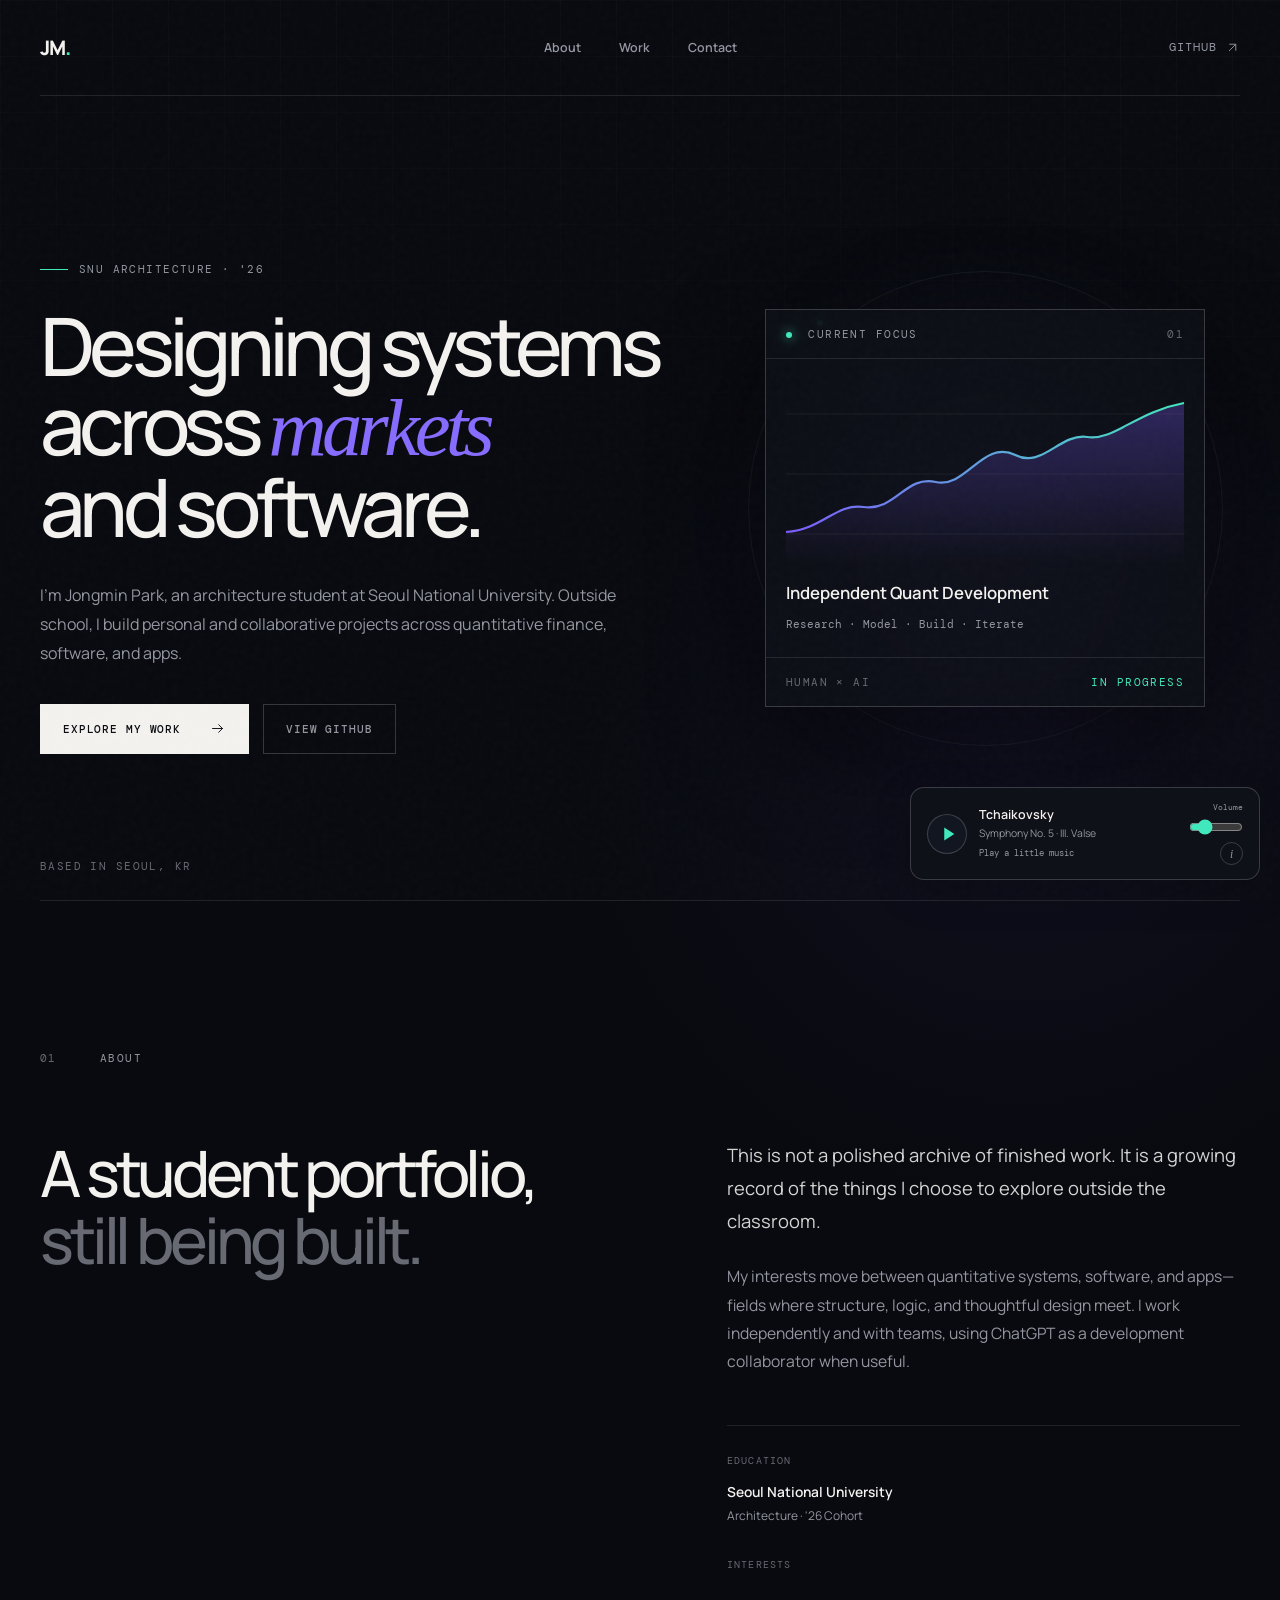
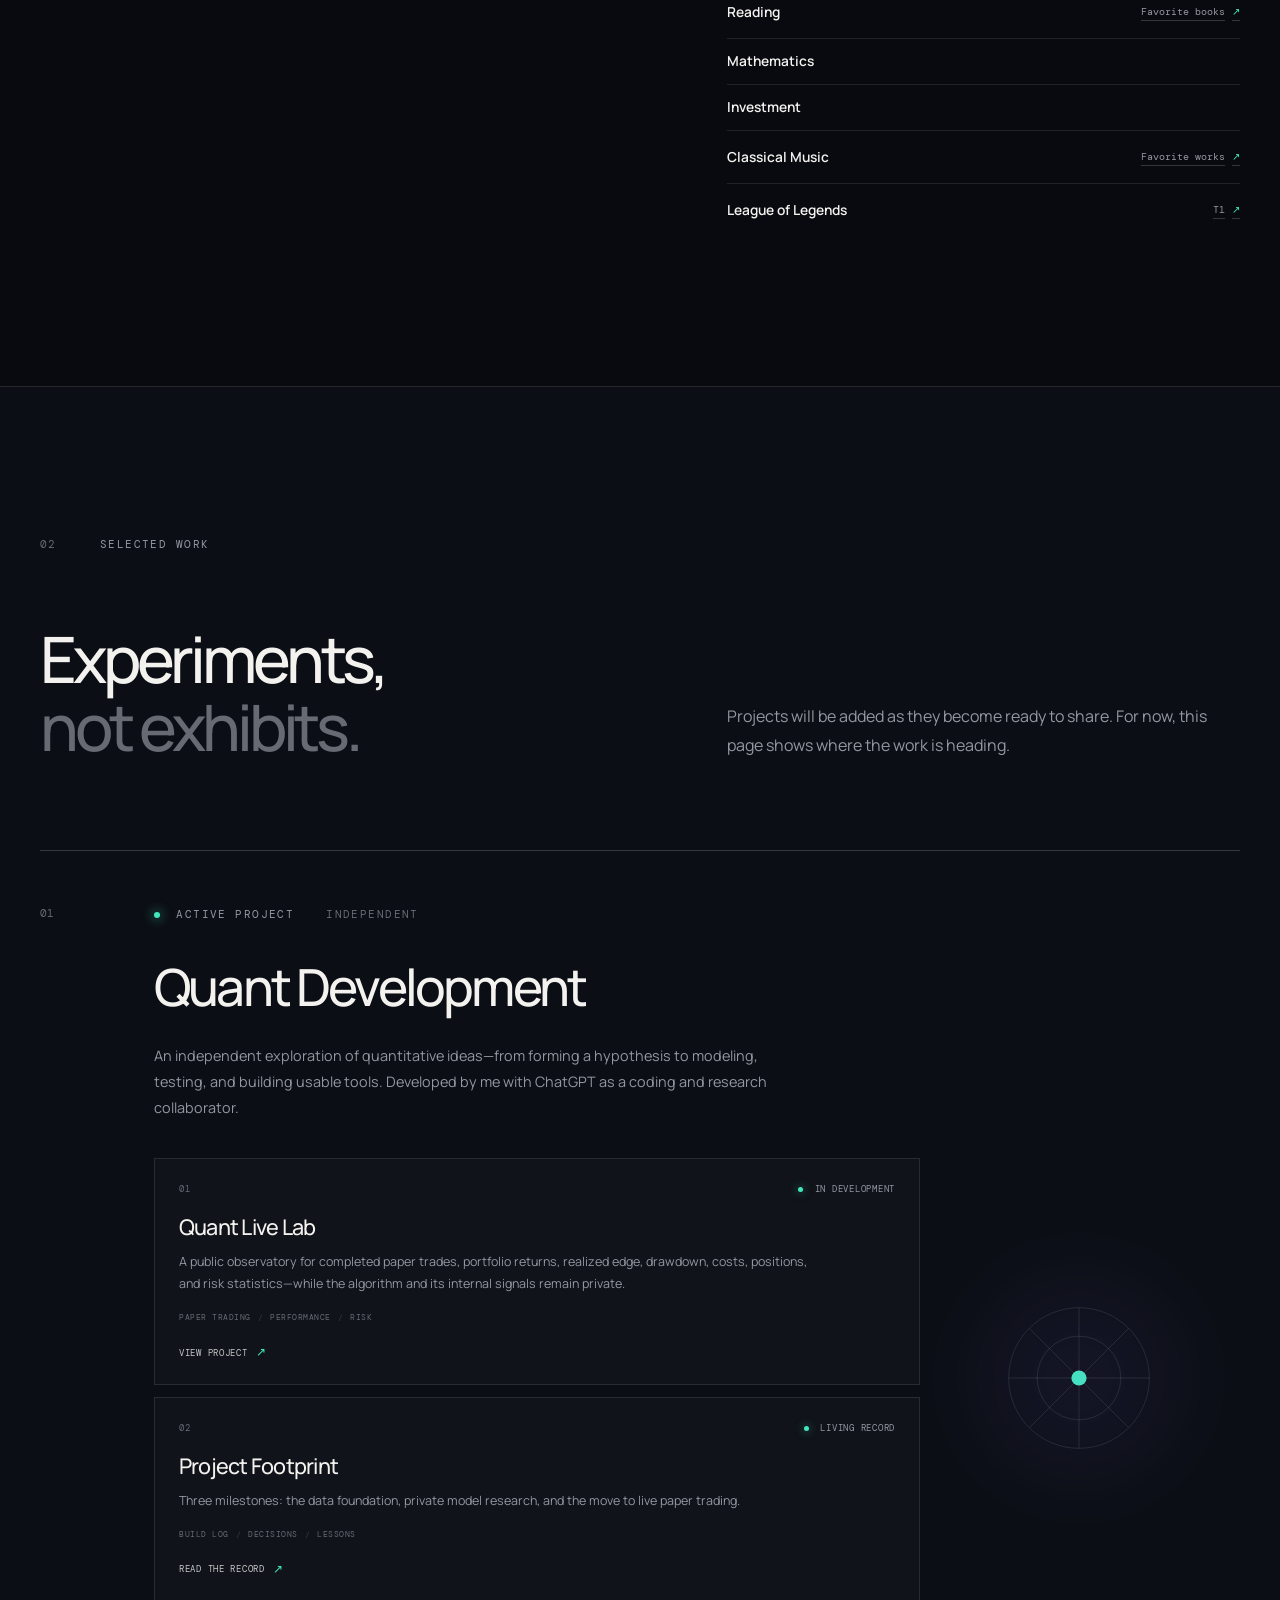
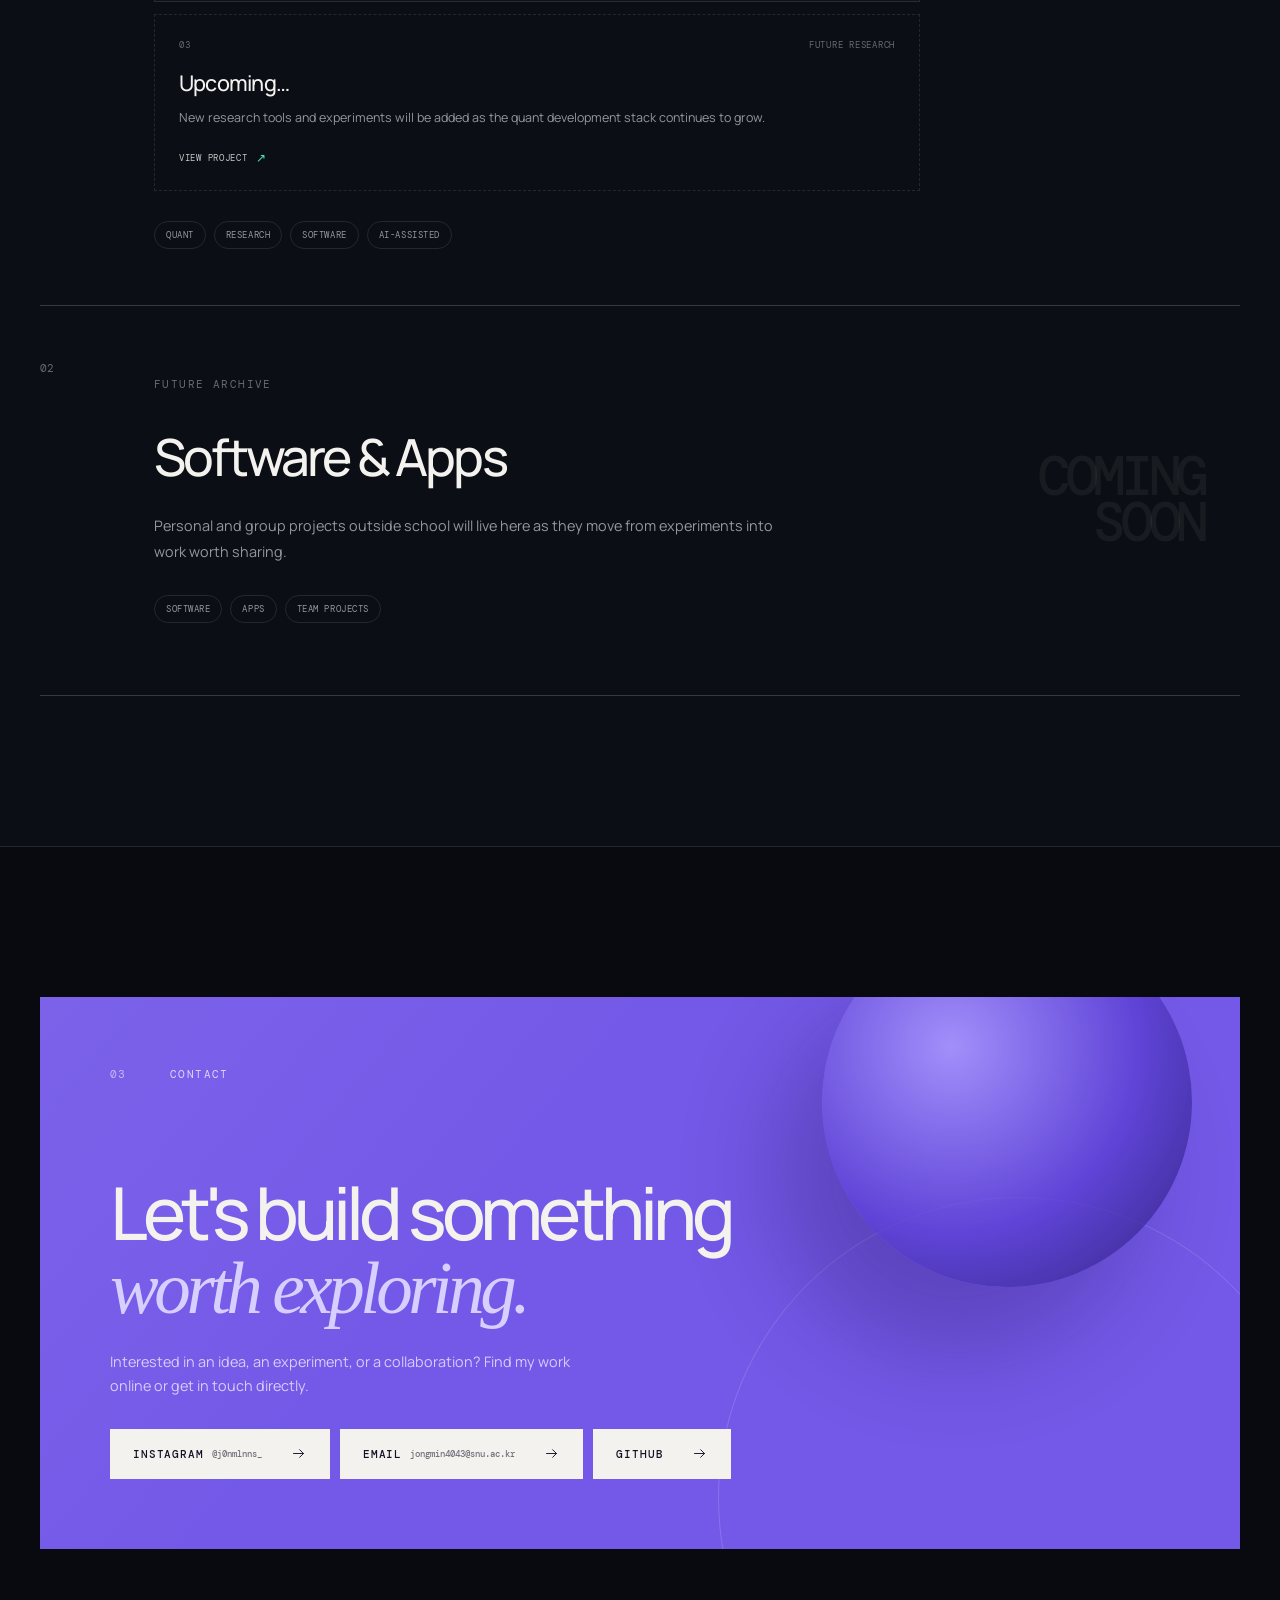
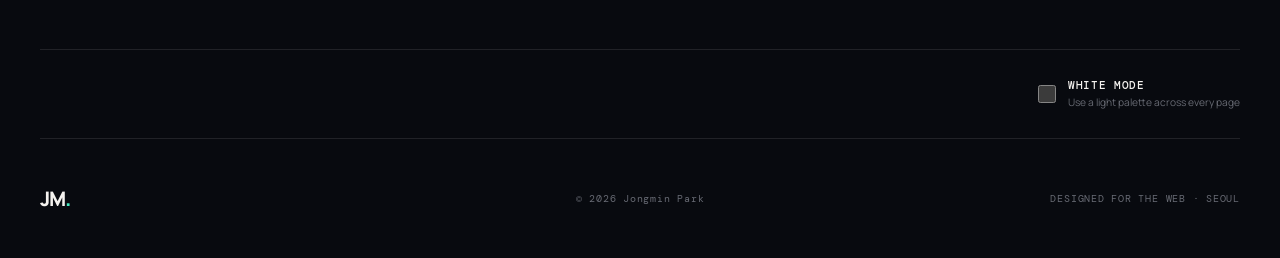
<file: index.html>
<!doctype html>
<html lang="en">
  <head>
    <meta charset="UTF-8" />
    <meta name="viewport" content="width=device-width, initial-scale=1.0" />
    <meta
      name="description"
      content="Jongmin Park — SNU Architecture '26 student building independent projects across quant, software, and apps."
    />
    <meta name="theme-color" content="#080a0f" />
    <meta property="og:title" content="Jongmin Park — Portfolio" />
    <meta
      property="og:description"
      content="Architecture student exploring quant, software, and apps."
    />
    <meta property="og:type" content="website" />
    <title>Jongmin Park — Portfolio</title>
    <link rel="icon" href="favicon.svg" type="image/svg+xml" />
    <link rel="preconnect" href="https://fonts.googleapis.com" />
    <link rel="preconnect" href="https://fonts.gstatic.com" crossorigin />
    <link
      href="https://fonts.googleapis.com/css2?family=DM+Mono:wght@300;400;500&family=Manrope:wght@400;500;600;700;800&display=swap"
      rel="stylesheet"
    />
    <script src="theme-init.js?v=theme-1"></script>
    <link rel="stylesheet" href="style.css?v=public-11" />
    <link rel="stylesheet" href="interests.css?v=1" />
    <link rel="stylesheet" href="music.css?v=1" />
    <script src="script.js?v=public-7" defer></script>
    <script src="interests.js?v=1" defer></script>
    <script src="music.js?v=1" defer></script>
  </head>
  <body>
    <div class="page-noise" aria-hidden="true"></div>
    <div class="cursor-glow" aria-hidden="true"></div>

    <header class="site-header">
      <a class="wordmark" href="#top" aria-label="Jongmin Park — home">
        <span>JM</span><span class="wordmark-dot">.</span>
      </a>

      <nav class="site-nav" aria-label="Primary navigation">
        <a href="#about">About</a>
        <a href="#work">Work</a>
        <a href="#contact">Contact</a>
      </nav>

      <a
        class="nav-link"
        href="https://github.com/jongmin4043"
        target="_blank"
        rel="noreferrer"
      >
        GitHub
        <svg viewBox="0 0 16 16" aria-hidden="true">
          <path d="M4.5 11.5 11.5 4.5M5 4.5h6.5V11" />
        </svg>
      </a>
    </header>

    <main id="top">
      <section class="hero section-shell" aria-labelledby="hero-title">
        <div class="hero-copy">
          <p class="eyebrow reveal"><span></span>SNU ARCHITECTURE · '26</p>
          <h1 id="hero-title" class="reveal">
            Designing systems<br />
            across <em>markets</em><br />
            and software.
          </h1>
          <p class="hero-intro reveal">
            I'm Jongmin Park, an architecture student at Seoul National University.
            Outside school, I build personal and collaborative projects across
            quantitative finance, software, and apps.
          </p>
          <div class="hero-actions reveal">
            <a class="button button-primary" href="#work">
              Explore my work
              <svg viewBox="0 0 18 18" aria-hidden="true">
                <path d="M3.75 9h10.5M10.25 5l4 4-4 4" />
              </svg>
            </a>
            <a
              class="button button-quiet"
              href="https://github.com/jongmin4043"
              target="_blank"
              rel="noreferrer"
            >View GitHub</a>
          </div>
        </div>

        <div class="hero-object reveal" aria-label="Current focus: independent quantitative development">
          <div class="orbit orbit-one"></div>
          <div class="orbit orbit-two"></div>
          <div class="signal-card">
            <div class="signal-header">
              <span class="signal-status"><i></i> CURRENT FOCUS</span>
              <span>01</span>
            </div>
            <div class="signal-visual" aria-hidden="true">
              <svg viewBox="0 0 420 180" preserveAspectRatio="none">
                <defs>
                  <linearGradient id="lineGradient" x1="0" x2="1">
                    <stop offset="0" stop-color="#7c5cff" />
                    <stop offset="1" stop-color="#42e8bd" />
                  </linearGradient>
                  <linearGradient id="areaGradient" x1="0" x2="0" y1="0" y2="1">
                    <stop offset="0" stop-color="#7c5cff" stop-opacity=".3" />
                    <stop offset="1" stop-color="#7c5cff" stop-opacity="0" />
                  </linearGradient>
                </defs>
                <path class="chart-grid" d="M0 30H420M0 90H420M0 150H420" />
                <path
                  class="chart-area"
                  d="M0 148 C40 145 52 119 82 123 C116 127 126 91 158 98 C190 105 208 55 242 71 C270 85 289 49 318 53 C346 57 369 28 420 19 V180 H0Z"
                />
                <path
                  class="chart-line"
                  d="M0 148 C40 145 52 119 82 123 C116 127 126 91 158 98 C190 105 208 55 242 71 C270 85 289 49 318 53 C346 57 369 28 420 19"
                />
              </svg>
            </div>
            <div class="signal-copy">
              <p>Independent Quant Development</p>
              <span>Research · Model · Build · Iterate</span>
            </div>
            <div class="signal-meta">
              <span>HUMAN × AI</span>
              <span>IN PROGRESS</span>
            </div>
          </div>
        </div>

        <div class="hero-foot reveal">
          <span>BASED IN SEOUL, KR</span>
          <a href="#about">Scroll to discover <i>↓</i></a>
        </div>
      </section>

      <section id="about" class="about section-shell section-spaced" aria-labelledby="about-title">
        <div class="section-label reveal">
          <span>01</span>
          <p>About</p>
        </div>

        <div class="about-content">
          <h2 id="about-title" class="section-heading reveal">
            A student portfolio,<br />
            <span>still being built.</span>
          </h2>
          <div class="about-body reveal">
            <p>
              This is not a polished archive of finished work. It is a growing record
              of the things I choose to explore outside the classroom.
            </p>
            <p>
              My interests move between quantitative systems, software, and apps—fields
              where structure, logic, and thoughtful design meet. I work independently
              and with teams, using ChatGPT as a development collaborator when useful.
            </p>
            <div class="about-facts">
              <div>
                <span>EDUCATION</span>
                <strong>Seoul National University</strong>
                <p>Architecture · '26 Cohort</p>
              </div>
              <div class="about-interests">
                <span id="interests-title">INTERESTS</span>
                <ul class="interest-list" aria-labelledby="interests-title">
                  <li class="interest-item">
                    <strong class="interest-name">Reading</strong>
                    <div class="interest-disclosure">
                      <button class="interest-trigger" id="books-trigger" type="button" popovertarget="books-popover" aria-controls="books-popover" aria-expanded="false">
                        Favorite books <i aria-hidden="true">↗</i>
                      </button>
                      <div class="interest-popover" id="books-popover" popover="auto" role="region" aria-labelledby="books-heading" tabindex="0">
                        <h3 id="books-heading">Favorite books</h3>
                        <ul class="interest-detail-list">
                          <li>A History of Western Thought - Gunnar Skirbekk &amp; Nils Gilje</li>
                          <li>The Structure of Scientific Revolutions - Thomas S. Kuhn</li>
                          <li>Demian - Hermann Hesse</li>
                          <li>Anna Karenina - Leo Tolstoy</li>
                          <li>The Death of Ivan Ilyich - Leo Tolstoy</li>
                          <li>White Nights - Fyodor Dostoevsky</li>
                          <li>Crime and Punishment - Fyodor Dostoevsky</li>
                          <li>The Brothers Karamazov - Fyodor Dostoevsky</li>
                          <li>Discourse on the Method - René Descartes</li>
                          <li>Silent Spring - Rachel Carson</li>
                          <li>Dune (Volumes 1 &amp; 2) - Frank Herbert</li>
                          <li>Aesthetic Odyssey - Jin Jung-kwon</li>
                          <li>The Count of Monte Cristo - Alexandre Dumas</li>
                          <li>The Great Gatsby - F. Scott Fitzgerald</li>
                          <li>Journey to Mujin - Kim Seung-ok</li>
                          <li>Faust - Johann Wolfgang von Goethe</li>
                          <li>Brave New World - Aldous Huxley</li>
                          <li>A Stray Bullet - Lee Beom-seon</li>
                          <li>The Three-Body Problem - Liu Cixin</li>
                          <li>Entropy: A New World View - Jeremy Rifkin &amp; Ted Howard</li>
                          <li>One Up on Wall Street - Peter Lynch &amp; John Rothchild</li>
                          <li>The Little Book of Common Sense Investing - John C. Bogle</li>
                          <li>The Prince - Niccolò Machiavelli</li>
                          <li>The Moon and Sixpence - W. Somerset Maugham</li>
                          <li>Of Human Bondage - W. Somerset Maugham <small class="interest-reading-status">Currently reading</small></li>
                          <li>The Stranger - Albert Camus</li>
                          <li>A Portrait of Youthful Days - Yi Mun-yol</li>
                          <li>Snow Country - Yasunari Kawabata</li>
                          <li>The Unbearable Lightness of Being - Milan Kundera</li>
                          <li>Pride and Prejudice - Jane Austen</li>
                          <li>The Square - Choi In-hun</li>
                          <li>Core Logic: Logical Inference and Proof Techniques - Lee Byeong-deok</li>
                          <li>Wings - Yi Sang</li>
                        </ul>
                      </div>
                    </div>
                  </li>
                  <li class="interest-item">
                    <strong class="interest-name">Mathematics</strong>
                  </li>
                  <li class="interest-item">
                    <strong class="interest-name">Investment</strong>
                  </li>
                  <li class="interest-item">
                    <strong class="interest-name">Classical Music</strong>
                    <div class="interest-disclosure">
                      <button class="interest-trigger" id="music-trigger" type="button" popovertarget="music-popover" aria-controls="music-popover" aria-expanded="false">
                        Favorite works <i aria-hidden="true">↗</i>
                      </button>
                      <div class="interest-popover" id="music-popover" popover="auto" role="region" aria-labelledby="music-heading" tabindex="0">
                        <h3 id="music-heading">Favorite classical works</h3>
                        <ul class="interest-detail-list">
                          <li>Piano Concerto No. 2 - Sergei Rachmaninoff</li>
                          <li>Piano Concerto No. 3 - Sergei Rachmaninoff</li>
                          <li>Symphony No. 2 - Sergei Rachmaninoff</li>
                          <li>Symphony No. 5 - Pyotr Ilyich Tchaikovsky</li>
                          <li>Symphony No. 6 - Pyotr Ilyich Tchaikovsky</li>
                          <li>Symphony No. 2 - Jean Sibelius</li>
                          <li>Serenade for Strings - Antonín Dvořák</li>
                          <li>Waltzes - Johann Strauss II</li>
                          <li>Piano Concerto - Robert Schumann</li>
                          <li>Sposalizio - Franz Liszt</li>
                          <li>Liebesträum No. 3 - Franz Liszt</li>
                          <li>Piano Sonata No. 4 - Alexander Scriabin</li>
                          <li>Valse, Op. 38 - Alexander Scriabin</li>
                        </ul>
                      </div>
                    </div>
                  </li>
                  <li class="interest-item">
                    <strong class="interest-name">League of Legends</strong>
                    <div class="interest-disclosure">
                      <button class="interest-trigger" id="t1-trigger" type="button" popovertarget="t1-popover" aria-controls="t1-popover" aria-expanded="false">
                        T1 <i aria-hidden="true">↗</i>
                      </button>
                      <div class="interest-popover interest-popover-small" id="t1-popover" popover="auto" role="region" aria-labelledby="faker-heading" tabindex="0">
                        <h3 id="faker-heading">Faker - the Goat</h3>
                      </div>
                    </div>
                  </li>
                </ul>
              </div>
            </div>
          </div>
        </div>
      </section>

      <section id="work" class="work section-spaced" aria-labelledby="work-title">
        <div class="section-shell">
          <div class="section-label reveal">
            <span>02</span>
            <p>Selected work</p>
          </div>
          <div class="work-heading-row">
            <h2 id="work-title" class="section-heading reveal">
              Experiments,<br /><span>not exhibits.</span>
            </h2>
            <p class="work-intro reveal">
              Projects will be added as they become ready to share. For now, this page
              shows where the work is heading.
            </p>
          </div>
        </div>

        <div class="project-list">
          <article class="project project-featured reveal">
            <div class="project-index">01</div>
            <div class="project-main">
              <div class="project-topline">
                <span class="project-state"><i></i> Active project</span>
                <span>Independent</span>
              </div>
              <h3>Quant Development</h3>
              <p>
                An independent exploration of quantitative ideas—from forming a
                hypothesis to modeling, testing, and building usable tools. Developed
                by me with ChatGPT as a coding and research collaborator.
              </p>
              <div class="quant-modules" aria-label="Quant Development projects">

                <a
                  class="quant-module"
                  id="testing-machine"
                  href="testing-machine.html"
                  aria-label="Open the Quant Live Lab project page"
                >
                  <div class="quant-module-header">
                    <span class="quant-module-index">01</span>
                    <span class="quant-module-status"><i></i> In development</span>
                  </div>
                  <h4>Quant Live Lab</h4>
                  <p>
                    A public observatory for completed paper trades, portfolio returns,
                    realized edge, drawdown, costs, positions, and risk statistics—while
                    the algorithm and its internal signals remain private.
                  </p>
                  <div class="quant-module-tags" aria-label="Quant Live Lab topics">
                    <span>Paper trading</span><span>Performance</span><span>Risk</span>
                  </div>
                  <span class="quant-module-open">View project <i>↗</i></span>
                </a>

                <a
                  class="quant-module"
                  id="project-footprint"
                  href="project-footprint.html"
                  aria-label="Open the Quant Development Footprint page"
                >
                  <div class="quant-module-header">
                    <span class="quant-module-index">02</span>
                    <span class="quant-module-status"><i></i> Living record</span>
                  </div>
                  <h4>Project Footprint</h4>
                  <p>
                    Three milestones: the data foundation, private model research,
                    and the move to live paper trading.
                  </p>
                  <div class="quant-module-tags" aria-label="Project Footprint topics">
                    <span>Build log</span><span>Decisions</span><span>Lessons</span>
                  </div>
                  <span class="quant-module-open">Read the record <i>↗</i></span>
                </a>

                <a
                  class="quant-module quant-module-upcoming"
                  id="quant-upcoming"
                  href="quant-upcoming.html"
                  aria-label="Open the Upcoming quant projects page"
                >
                  <div class="quant-module-header">
                    <span class="quant-module-index">03</span>
                    <span>Future research</span>
                  </div>
                  <h4>Upcoming…</h4>
                  <p>
                    New research tools and experiments will be added as the quant
                    development stack continues to grow.
                  </p>
                  <span class="quant-module-open">View project <i>↗</i></span>
                </a>
              </div>
              <div class="project-tags" aria-label="Project topics">
                <span>Quant</span><span>Research</span><span>Software</span><span>AI-assisted</span>
              </div>
            </div>
            <div class="project-mark" aria-hidden="true">
              <svg viewBox="0 0 200 200">
                <circle cx="100" cy="100" r="74" />
                <circle cx="100" cy="100" r="44" />
                <path d="M26 100h148M100 26v148M48 48l104 104M152 48 48 152" />
                <circle class="mark-core" cx="100" cy="100" r="8" />
              </svg>
            </div>
          </article>

          <article class="project project-upcoming reveal">
            <div class="project-index">02</div>
            <div class="project-main">
              <div class="project-topline">
                <span>Future archive</span>
              </div>
              <h3>Software & Apps</h3>
              <p>
                Personal and group projects outside school will live here as they move
                from experiments into work worth sharing.
              </p>
              <div class="project-tags" aria-label="Project topics">
                <span>Software</span><span>Apps</span><span>Team projects</span>
              </div>
            </div>
            <div class="project-soon">COMING<br />SOON</div>
          </article>
        </div>
      </section>

      <section id="contact" class="contact section-shell section-spaced" aria-labelledby="contact-title">
        <div class="contact-panel reveal">
          <div class="contact-orb" aria-hidden="true"></div>
          <div class="section-label">
            <span>03</span>
            <p>Contact</p>
          </div>
          <h2 id="contact-title">Let's build something<br /><em>worth exploring.</em></h2>
          <p>
            Interested in an idea, an experiment, or a collaboration? Find my work
            online or get in touch directly.
          </p>
          <div class="contact-actions" aria-label="Contact links">
            <a
              class="button button-light"
              href="https://instagram.com/j0nmlnns_"
              target="_blank"
              rel="noreferrer"
              aria-label="Visit Jongmin Park on Instagram"
            >
              Instagram <span class="contact-handle">@j0nmlnns_</span>
              <svg viewBox="0 0 18 18" aria-hidden="true">
                <path d="M3.75 9h10.5M10.25 5l4 4-4 4" />
              </svg>
            </a>
            <a
              class="button button-light"
              href="mailto:jongmin4043@snu.ac.kr"
              aria-label="Email Jongmin Park at jongmin4043@snu.ac.kr"
            >
              Email <span class="contact-handle">jongmin4043@snu.ac.kr</span>
              <svg viewBox="0 0 18 18" aria-hidden="true">
                <path d="M3.75 9h10.5M10.25 5l4 4-4 4" />
              </svg>
            </a>
            <a
              class="button button-light"
              href="https://github.com/jongmin4043"
              target="_blank"
              rel="noreferrer"
            >
              GitHub
              <svg viewBox="0 0 18 18" aria-hidden="true">
                <path d="M3.75 9h10.5M10.25 5l4 4-4 4" />
              </svg>
            </a>
          </div>
        </div>
      </section>
    </main>

    <aside class="music-player" id="music-player" aria-label="Background music" hidden>
      <audio id="background-music" preload="none" loop data-src="https://archive.org/download/dso20081018/dso20081018-007-tchai-symph5-mvt3_vbr.mp3"></audio>
      <button class="music-toggle" id="music-toggle" type="button" aria-label="Play background music" aria-pressed="false" title="Play background music">
        <svg class="music-play-icon" viewBox="0 0 24 24" aria-hidden="true"><path d="m9 5 11 7-11 7Z" /></svg>
        <svg class="music-pause-icon" viewBox="0 0 24 24" aria-hidden="true"><path d="M8 5v14M16 5v14" /></svg>
      </button>
      <div class="music-copy">
        <p class="music-composer">Tchaikovsky</p>
        <p class="music-work">Symphony No. 5 · III. Valse</p>
        <p class="music-status" id="music-status" role="status" aria-live="polite">Play a little music</p>
      </div>
      <div class="music-options">
        <label class="music-volume-label" for="music-volume">Volume</label>
        <input class="music-volume" id="music-volume" type="range" min="0" max="100" step="1" value="20" aria-label="Background music volume" />
        <details class="music-credits">
          <summary aria-label="Recording credits" title="Recording credits">i</summary>
          <div class="music-credits-panel">
            <p><strong>Symphony No. 5 in E minor, Op. 64</strong><br />III. Valse: Allegro moderato</p>
            <p>Pyotr Ilyich Tchaikovsky<br />DuPage Symphony Orchestra<br />Barbara Schubert, conductor<br />Recorded October 18, 2008.</p>
            <p><a href="https://archive.org/details/dso20081018" target="_blank" rel="noreferrer">Original recording ↗</a><br /><a href="https://imslp.org/wiki/Symphony_No.5,_Op.64_(Tchaikovsky,_Pyotr)" target="_blank" rel="noreferrer">Recording details ↗</a><br /><a href="https://creativecommons.org/licenses/by-nc-nd/3.0/" target="_blank" rel="noreferrer">CC BY-NC-ND 3.0 ↗</a></p>
            <p>Unmodified recording, streamed from Internet Archive.</p>
          </div>
        </details>
      </div>
    </aside>

    <div class="theme-control section-shell">
      <label for="theme-toggle">
        <input id="theme-toggle" type="checkbox" />
        <span><strong>White mode</strong><small>Use a light palette across every page</small></span>
      </label>
    </div>

    <footer class="site-footer section-shell">
      <a class="wordmark" href="#top"><span>JM</span><span class="wordmark-dot">.</span></a>
      <p>© <span id="year">2026</span> Jongmin Park</p>
      <p>DESIGNED FOR THE WEB · SEOUL</p>
    </footer>
  </body>
</html>
</file>
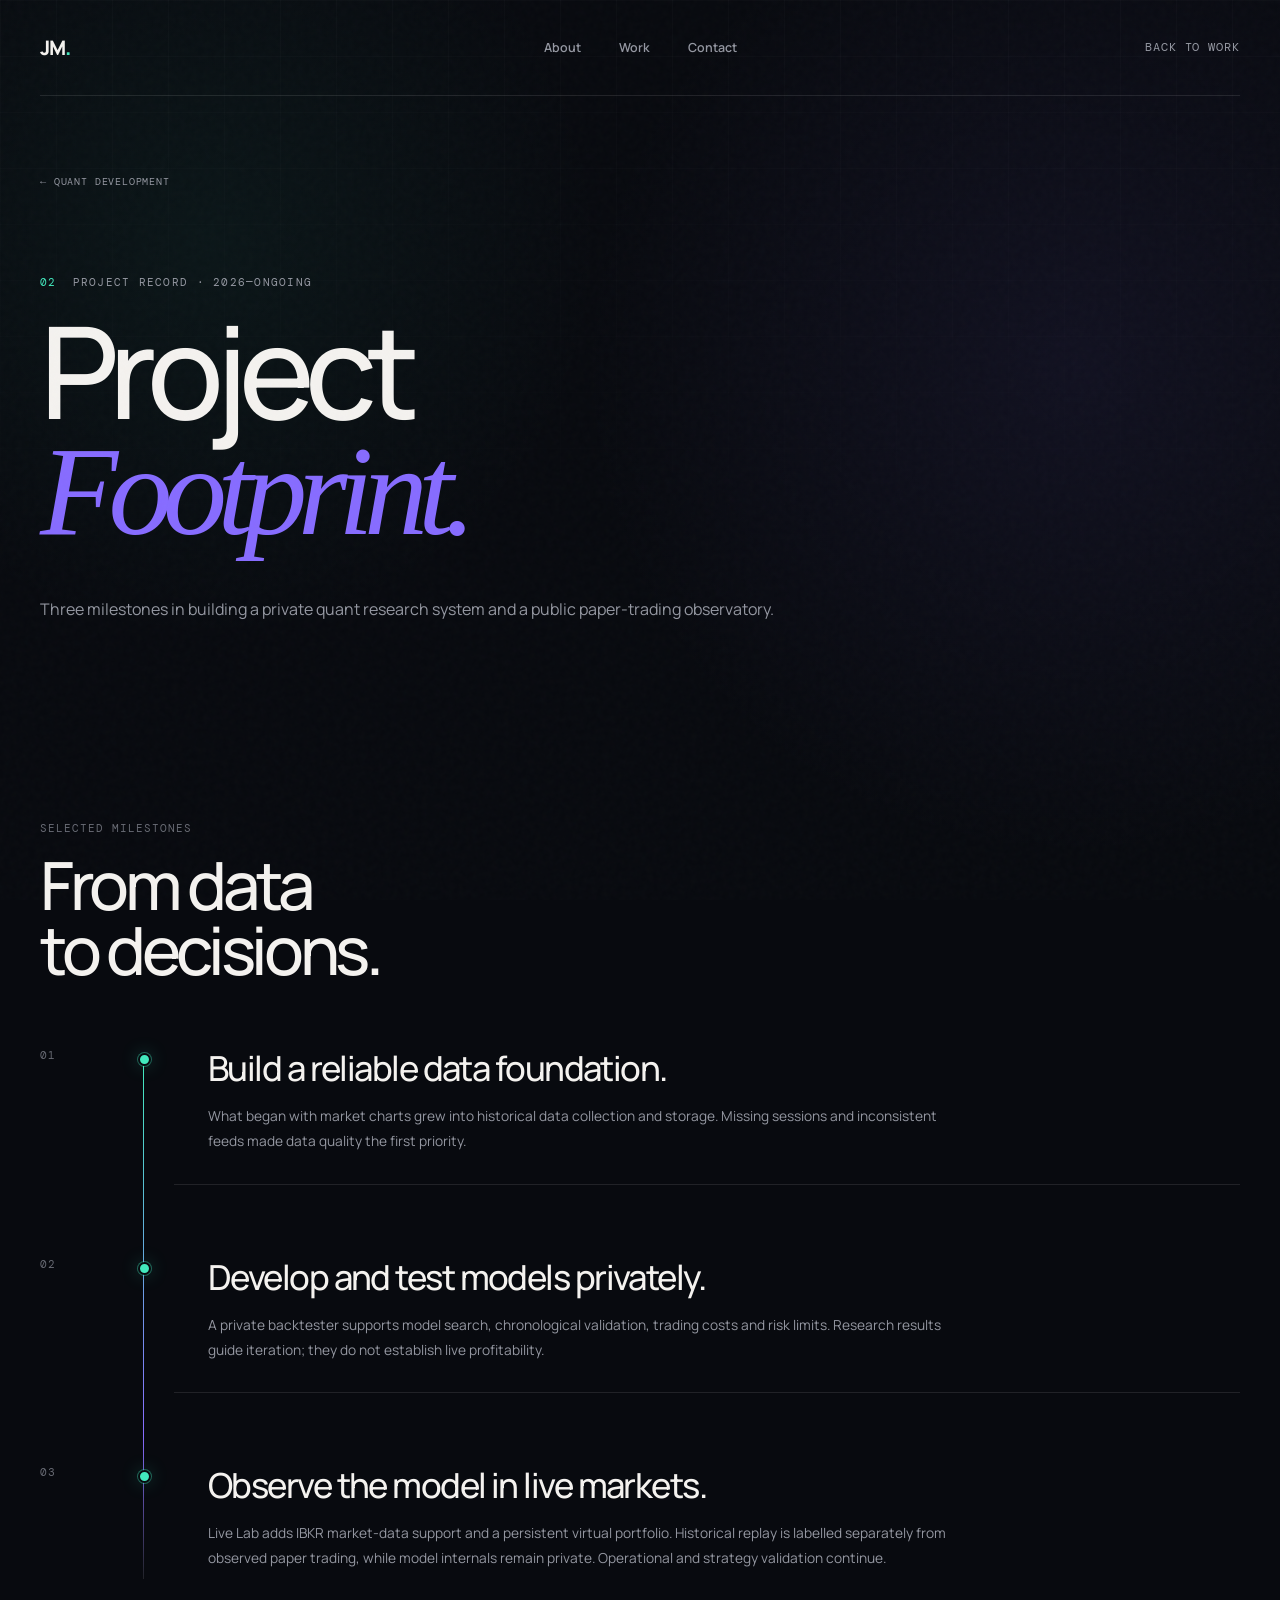
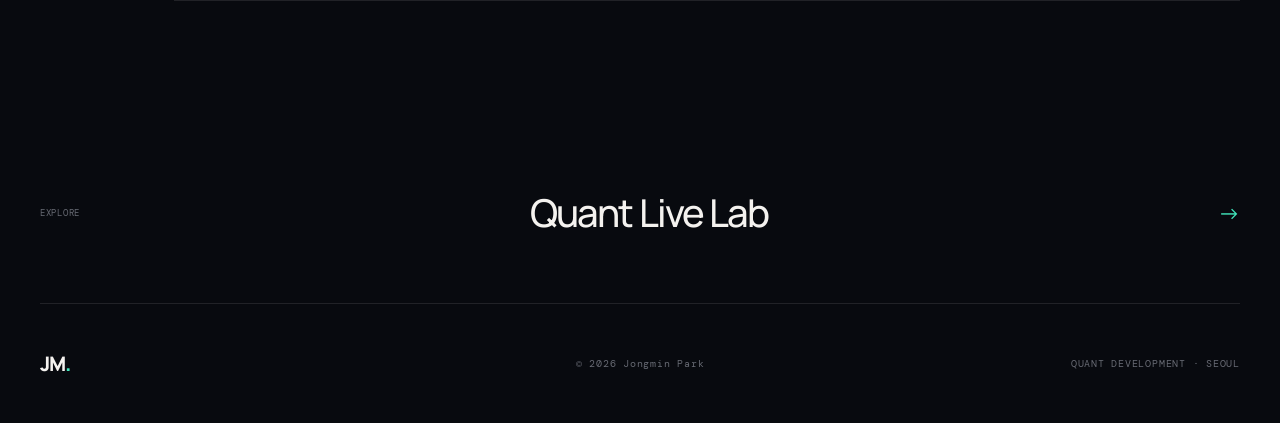
<file: project-footprint.html>
<!doctype html>
<html lang="en">
  <head>
    <meta charset="UTF-8" />
    <meta name="viewport" content="width=device-width, initial-scale=1.0" />
    <meta
      name="description"
      content="Three milestones in Jongmin Park's quant project: reliable data, private model research, and live paper trading."
    />
    <meta name="theme-color" content="#080a0f" />
    <title>Project Footprint — Jongmin Park</title>
    <link rel="icon" href="favicon.svg" type="image/svg+xml" />
    <link rel="preconnect" href="https://fonts.googleapis.com" />
    <link rel="preconnect" href="https://fonts.gstatic.com" crossorigin />
    <link
      href="https://fonts.googleapis.com/css2?family=DM+Mono:wght@300;400;500&family=Manrope:wght@400;500;600;700;800&display=swap"
      rel="stylesheet"
    />
    <script src="theme-init.js?v=theme-1"></script>
    <link rel="stylesheet" href="style.css?v=public-11" />
    <script src="script.js?v=public-7" defer></script>
  </head>
  <body class="footprint-page">
    <div class="page-noise" aria-hidden="true"></div>
    <div class="cursor-glow" aria-hidden="true"></div>

    <header class="site-header">
      <a class="wordmark" href="index.html" aria-label="Jongmin Park — home">
        <span>JM</span><span class="wordmark-dot">.</span>
      </a>
      <nav class="site-nav" aria-label="Primary navigation">
        <a href="index.html#about">About</a>
        <a href="index.html#work">Work</a>
        <a href="index.html#contact">Contact</a>
      </nav>
      <a class="nav-link" href="index.html#project-footprint">Back to work</a>
    </header>

    <main id="top" class="detail-main">
      <section class="detail-hero footprint-hero section-shell" aria-labelledby="footprint-title">
        <a class="detail-back reveal" href="index.html#project-footprint">← Quant Development</a>
        <p class="detail-eyebrow reveal"><span>02</span> Project record · 2026—ongoing</p>
        <h1 id="footprint-title" class="reveal">Project<br /><em>Footprint.</em></h1>
        <p class="detail-intro reveal">Three milestones in building a private quant research system and a public paper-trading observatory.</p>
      </section>
      <section class="footprint-log section-shell" aria-labelledby="build-log-title">
        <div class="footprint-log-head reveal">
          <div><span class="footprint-section-label">Selected milestones</span><h2 id="build-log-title">From data<br />to decisions.</h2></div>
        </div>
        <ol class="footprint-timeline">
          <li class="footprint-entry reveal">
            <span class="footprint-phase">01</span>
            <div><h3>Build a reliable data foundation.</h3><p>What began with market charts grew into historical data collection and storage. Missing sessions and inconsistent feeds made data quality the first priority.</p></div>
          </li>
          <li class="footprint-entry reveal">
            <span class="footprint-phase">02</span>
            <div><h3>Develop and test models privately.</h3><p>A private backtester supports model search, chronological validation, trading costs and risk limits. Research results guide iteration; they do not establish live profitability.</p></div>
          </li>
          <li class="footprint-entry reveal">
            <span class="footprint-phase">03</span>
            <div><h3>Observe the model in live markets.</h3><p>Live Lab adds IBKR market-data support and a persistent virtual portfolio. Historical replay is labelled separately from observed paper trading, while model internals remain private. Operational and strategy validation continue.</p></div>
          </li>
        </ol>
      </section>
      <a class="detail-next section-shell" href="testing-machine.html"><span>Explore</span><strong>Quant Live Lab</strong><i>→</i></a>
    </main>

    <footer class="site-footer section-shell">
      <a class="wordmark" href="index.html"><span>JM</span><span class="wordmark-dot">.</span></a>
      <p>© <span id="year">2026</span> Jongmin Park</p>
      <p>QUANT DEVELOPMENT · SEOUL</p>
    </footer>
  </body>
</html>
</file>
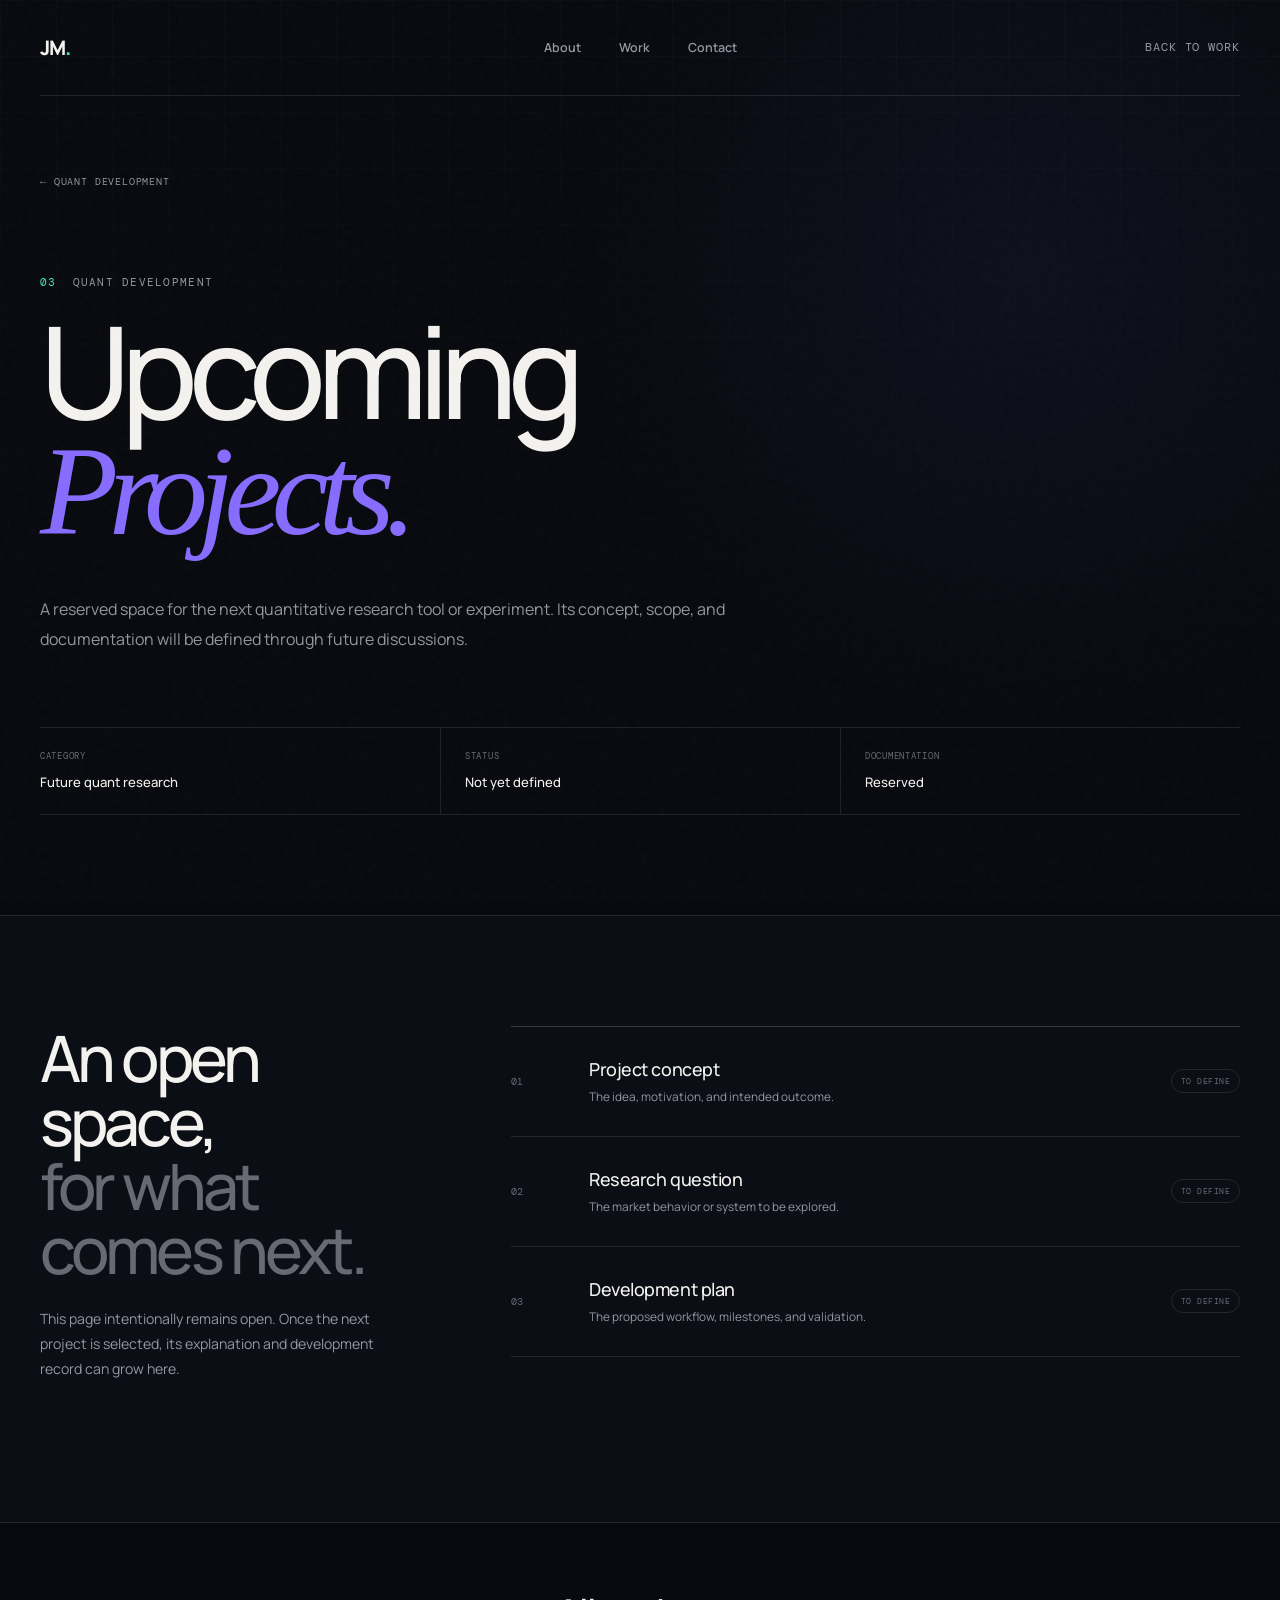
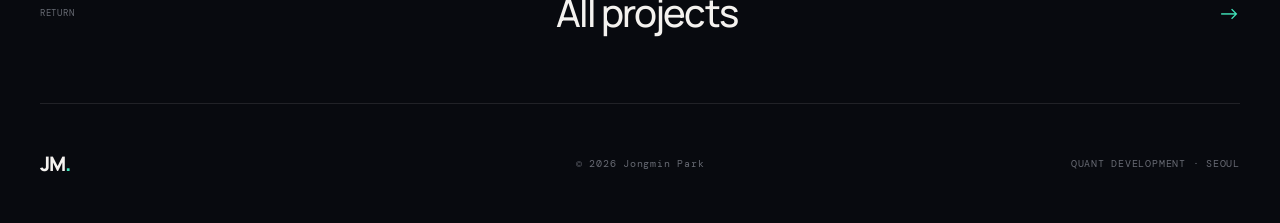
<file: quant-upcoming.html>
<!doctype html>
<html lang="en">
  <head>
    <meta charset="UTF-8" />
    <meta name="viewport" content="width=device-width, initial-scale=1.0" />
    <meta
      name="description"
      content="Upcoming quantitative development projects by Jongmin Park."
    />
    <meta name="theme-color" content="#080a0f" />
    <title>Upcoming Quant Projects — Jongmin Park</title>
    <link rel="icon" href="favicon.svg" type="image/svg+xml" />
    <link rel="preconnect" href="https://fonts.googleapis.com" />
    <link rel="preconnect" href="https://fonts.gstatic.com" crossorigin />
    <link
      href="https://fonts.googleapis.com/css2?family=DM+Mono:wght@300;400;500&family=Manrope:wght@400;500;600;700;800&display=swap"
      rel="stylesheet"
    />
    <script src="theme-init.js?v=theme-1"></script>
    <link rel="stylesheet" href="style.css?v=public-7" />
    <script src="script.js?v=public-7" defer></script>
  </head>
  <body>
    <div class="page-noise" aria-hidden="true"></div>
    <div class="cursor-glow" aria-hidden="true"></div>

    <header class="site-header">
      <a class="wordmark" href="index.html" aria-label="Jongmin Park — home">
        <span>JM</span><span class="wordmark-dot">.</span>
      </a>
      <nav class="site-nav" aria-label="Primary navigation">
        <a href="index.html#about">About</a>
        <a href="index.html#work">Work</a>
        <a href="index.html#contact">Contact</a>
      </nav>
      <a class="nav-link" href="index.html#quant-upcoming">Back to work</a>
    </header>

    <main id="top" class="detail-main">
      <section class="detail-hero section-shell" aria-labelledby="detail-title">
        <a class="detail-back reveal" href="index.html#quant-upcoming">← Quant Development</a>
        <p class="detail-eyebrow reveal"><span>03</span> Quant Development</p>
        <h1 id="detail-title" class="reveal">Upcoming<br /><em>Projects.</em></h1>
        <p class="detail-intro reveal">
          A reserved space for the next quantitative research tool or experiment. Its
          concept, scope, and documentation will be defined through future discussions.
        </p>
        <div class="detail-meta reveal" aria-label="Project summary">
          <div><span>Category</span><strong>Future quant research</strong></div>
          <div><span>Status</span><strong>Not yet defined</strong></div>
          <div><span>Documentation</span><strong>Reserved</strong></div>
        </div>
      </section>

      <section class="detail-placeholder" aria-labelledby="outline-title">
        <div class="detail-placeholder-grid section-shell">
          <div class="detail-placeholder-copy reveal">
            <h2 id="outline-title">An open space,<br /><span>for what comes next.</span></h2>
            <p>
              This page intentionally remains open. Once the next project is selected,
              its explanation and development record can grow here.
            </p>
          </div>
          <div class="detail-outline reveal" aria-label="Planned project definition sections">
            <div class="detail-outline-row">
              <span>01</span>
              <div><h3>Project concept</h3><p>The idea, motivation, and intended outcome.</p></div>
              <span>To define</span>
            </div>
            <div class="detail-outline-row">
              <span>02</span>
              <div><h3>Research question</h3><p>The market behavior or system to be explored.</p></div>
              <span>To define</span>
            </div>
            <div class="detail-outline-row">
              <span>03</span>
              <div><h3>Development plan</h3><p>The proposed workflow, milestones, and validation.</p></div>
              <span>To define</span>
            </div>
          </div>
        </div>
      </section>

      <a class="detail-next section-shell" href="index.html#work">
        <span>Return</span><strong>All projects</strong><i>→</i>
      </a>
    </main>

    <footer class="site-footer section-shell">
      <a class="wordmark" href="index.html"><span>JM</span><span class="wordmark-dot">.</span></a>
      <p>© <span id="year">2026</span> Jongmin Park</p>
      <p>QUANT DEVELOPMENT · SEOUL</p>
    </footer>
  </body>
</html>
</file>
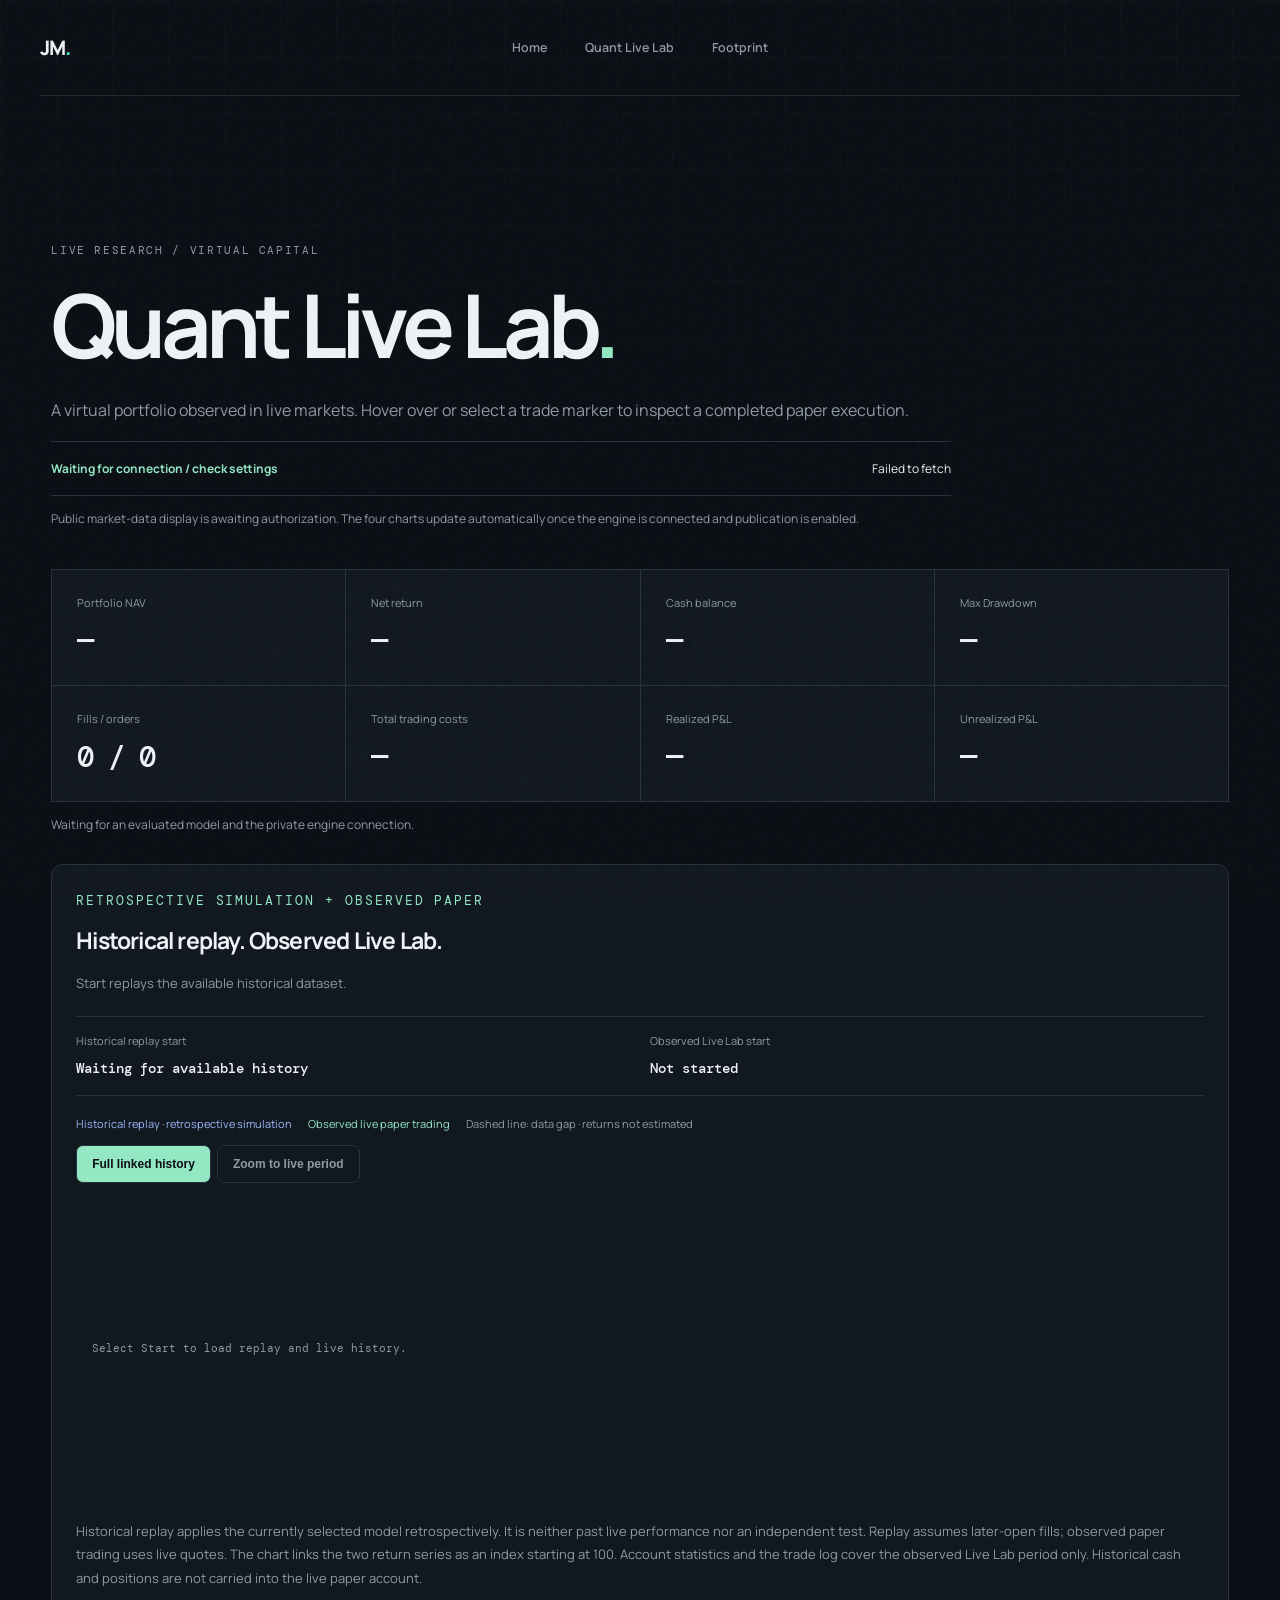
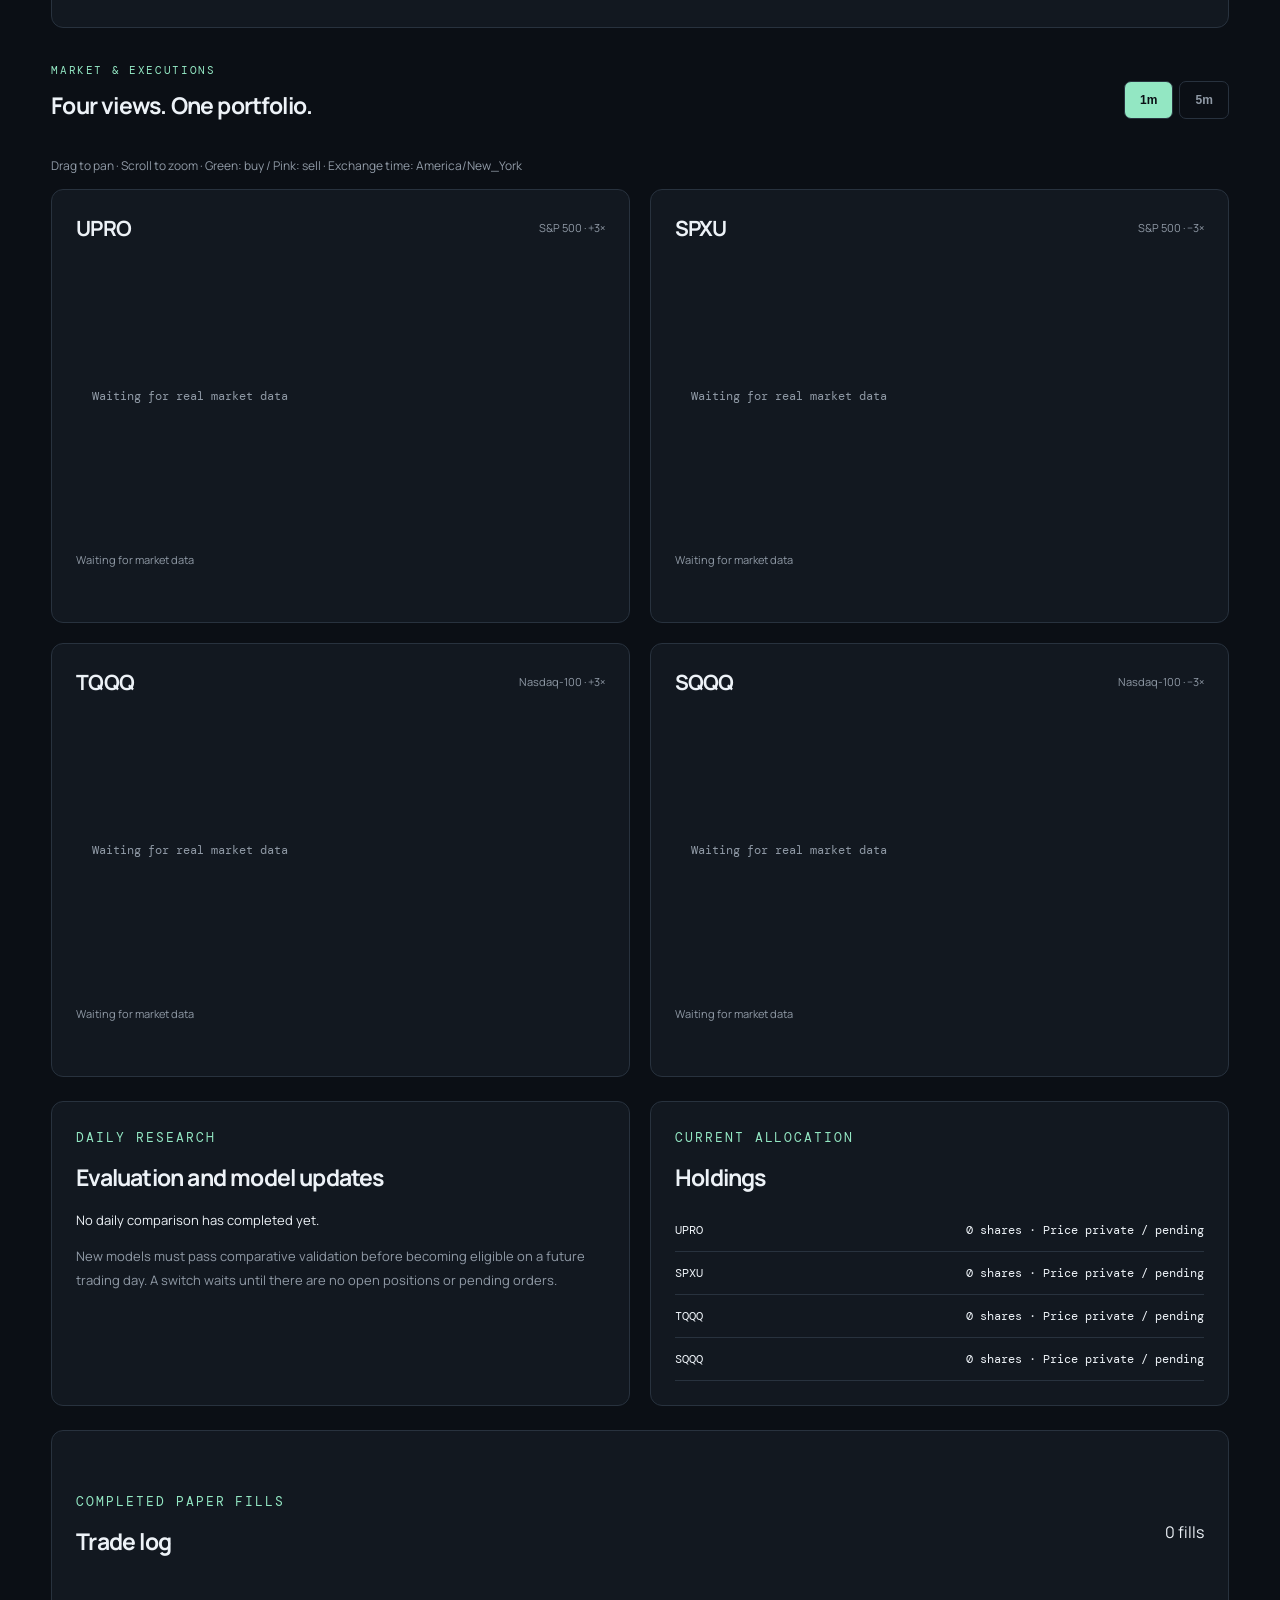
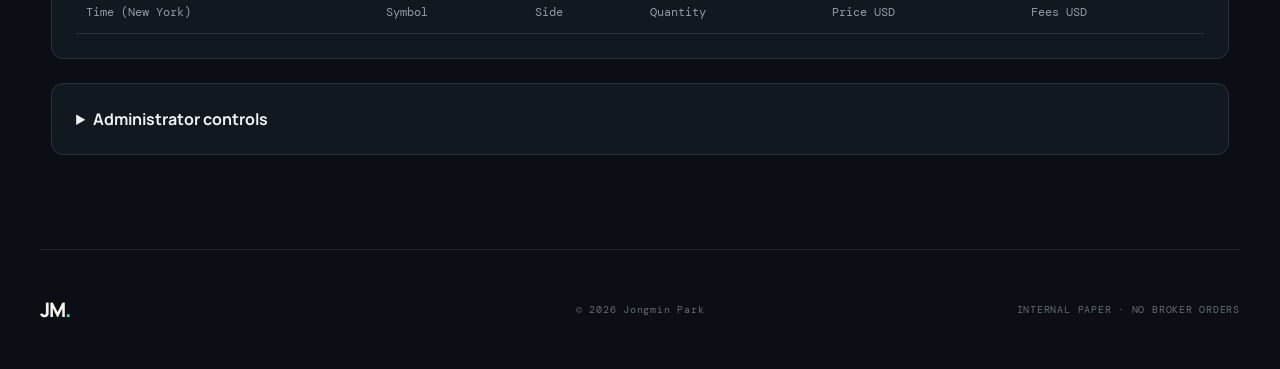
<file: testing-machine.html>
<!doctype html><html lang="en"><head><meta charset="UTF-8"><meta name="viewport" content="width=device-width,initial-scale=1"><meta name="description" content="Live ETF charts, completed virtual trades and the private Quant Live Lab portfolio."><meta name="theme-color" content="#080a0f"><title>Quant Live Lab — Jongmin Park</title><link rel="icon" href="favicon.svg" type="image/svg+xml"><link rel="preconnect" href="https://fonts.googleapis.com"><link href="https://fonts.googleapis.com/css2?family=DM+Mono:wght@400;500&family=Manrope:wght@400;600;700;800&display=swap" rel="stylesheet"><script src="theme-init.js"></script><link rel="stylesheet" href="style.css"><link rel="stylesheet" href="live-paper.css?v=en-1"><script src="script.js" defer></script><script src="pipeline-config.js" defer></script><script src="live-paper.js?v=en-1" defer></script></head>
<body class="paper-live-page"><div class="page-noise" aria-hidden="true"></div><header class="site-header"><a class="wordmark" href="index.html"><span>JM</span><span class="wordmark-dot">.</span></a><nav class="site-nav" aria-label="Main navigation"><a href="index.html">Home</a><a href="testing-machine.html" aria-current="page">Quant Live Lab</a><a href="project-footprint.html">Footprint</a></nav></header>
<main class="lp-shell"><section class="lp-heading"><p class="lp-eyebrow">LIVE RESEARCH / VIRTUAL CAPITAL</p><h1>Quant Live Lab<span>.</span></h1><p>A virtual portfolio observed in live markets. Hover over or select a trade marker to inspect a completed paper execution.</p><div class="lp-status" role="status" aria-live="polite"><b id="lp-status">Checking connection</b><span id="lp-updated">No updates recorded yet</span></div><p id="lp-notice" class="lp-notice">Internal paper trading with no broker orders. Live performance is never generated from synthetic data.</p></section>
<section aria-label="Paper portfolio statistics"><div class="lp-stats" id="lp-stats"></div><p class="lp-meta" id="lp-since">Waiting for an evaluated model and the private engine connection.</p></section>
<section class="lp-panel lp-performance" aria-labelledby="lp-performance-title"><p class="lp-eyebrow">RETROSPECTIVE SIMULATION + OBSERVED PAPER</p><h2 id="lp-performance-title">Historical replay. Observed Live Lab.</h2><p id="lp-history-status" role="status" aria-live="polite">Start replays the available historical dataset.</p><div class="lp-history-dates"><p><span>Historical replay start</span><strong id="lp-history-start">—</strong></p><p><span>Observed Live Lab start</span><strong id="lp-actual-start">—</strong></p></div><div class="lp-performance-legend"><span class="lp-history-key">Historical replay · retrospective simulation</span><span class="lp-live-key">Observed live paper trading</span><span>Dashed line: data gap · returns not estimated</span></div><div class="lp-intervals lp-performance-views" aria-label="Performance chart range"><button id="lp-performance-all" type="button" aria-pressed="true">Full linked history</button><button id="lp-performance-live" type="button" aria-pressed="false">Zoom to live period</button></div><canvas id="lp-performance-canvas" tabindex="0" role="img" aria-label="Linked performance index starting at 100, distinguishing retrospective replay from observed paper trading"></canvas><p id="lp-performance-summary" class="lp-meta"></p><p class="lp-meta">Historical replay applies the currently selected model retrospectively. It is neither past live performance nor an independent test. Replay assumes later-open fills; observed paper trading uses live quotes. The chart links the two return series as an index starting at 100. Account statistics and the trade log cover the observed Live Lab period only. Historical cash and positions are not carried into the live paper account.</p></section>
<section aria-labelledby="lp-market-title"><div class="lp-toolbar"><div><p class="lp-eyebrow">MARKET & EXECUTIONS</p><h2 id="lp-market-title">Four views. One portfolio.</h2></div><div class="lp-intervals" aria-label="Candle interval"><button type="button" data-interval="1m" aria-pressed="true">1m</button><button type="button" data-interval="5m" aria-pressed="false">5m</button></div></div><p class="lp-meta">Drag to pan · Scroll to zoom · Green: buy / Pink: sell · Exchange time: America/New_York</p><div id="lp-charts" class="lp-charts"></div></section>
<section class="lp-bottom"><article class="lp-panel"><p class="lp-eyebrow">DAILY RESEARCH</p><h2>Evaluation and model updates</h2><p id="lp-review">No daily comparison has completed yet.</p><p class="lp-meta">New models must pass comparative validation before becoming eligible on a future trading day. A switch waits until there are no open positions or pending orders.</p></article><article class="lp-panel"><p class="lp-eyebrow">CURRENT ALLOCATION</p><h2>Holdings</h2><div id="lp-positions"></div></article></section>
<section class="lp-panel"><div class="lp-toolbar"><div><p class="lp-eyebrow">COMPLETED PAPER FILLS</p><h2>Trade log</h2></div><span id="lp-fill-count">0 fills</span></div><div class="lp-table-wrap"><table><thead><tr><th>Time (New York)</th><th>Symbol</th><th>Side</th><th>Quantity</th><th>Price USD</th><th>Fees USD</th></tr></thead><tbody id="lp-fills"></tbody></table></div></section>
<section class="lp-panel lp-admin"><details id="lp-admin-details"><summary>Administrator controls</summary><p class="lp-meta">Only an authorized administrator can upload models and start or stop the engine. Model structure and coefficients are never sent to visitors.</p><form id="lp-login"><label>Administrator email<input id="lp-email" type="email" autocomplete="username" required></label><label>Password<input id="lp-password" type="password" autocomplete="current-password" required></label><button>Sign in</button></form><div id="lp-admin-controls" hidden><p id="lp-admin-state"></p><button id="lp-logout" class="lp-secondary" type="button">Sign out</button><div class="lp-admin-grid"><label>Backtester model export JSON<input id="lp-model" type="file" accept=".json,application/json"></label><label>Initial virtual capital (USD)<input id="lp-capital" type="number" min="100" max="1000000000" value="100000" step="100"></label><label>Trading session<select id="lp-session"><option value="regular">Regular session</option><option value="extended">Pre-market, regular and after-hours</option></select></label></div><label class="lp-check"><input id="lp-qualified" type="checkbox">I have reviewed this model's backtest results and input interval.</label><label class="lp-check"><input id="lp-costs" type="checkbox">I confirm the paper cost assumptions: $0.0035 per share, $0.35 minimum per order, a 0.00206% fee on sell value, and 2 bps additional slippage. These are research assumptions, not a current IBKR fee quote.</label><label class="lp-check"><input id="lp-extended" type="checkbox">For extended hours, I have separately evaluated the model and cost assumptions for those sessions.</label><div class="lp-actions"><button id="lp-start" type="button">Start / resume paper trading</button><p class="lp-meta">Start preserves the account and replays available history once per campaign, covering up to two years. Stopping cancels an unfinished replay; resuming retries it.</p><button id="lp-stop" type="button" class="lp-danger">Stop paper trading</button><button id="lp-stage" type="button" class="lp-secondary">Stage a model for a future trading day</button></div><label class="lp-check"><input id="lp-public-rights" type="checkbox">I have the required rights to display and redistribute this market data publicly.</label><button id="lp-public-enable" type="button" class="lp-secondary">Apply public market-data settings</button><p id="lp-commands" class="lp-meta"></p></div><p id="lp-admin-message" role="status"></p></details></section></main><div id="lp-tooltip" class="lp-tooltip" role="status" hidden></div><footer class="site-footer section-shell"><a class="wordmark" href="index.html"><span>JM</span><span class="wordmark-dot">.</span></a><p>© <span id="year">2026</span> Jongmin Park</p><p>INTERNAL PAPER · NO BROKER ORDERS</p></footer></body></html>
</file>
<file: style.css>
:root {
  color-scheme: dark;
  --ink: #f4f2ef;
  --muted: #9497a1;
  --subtle: #676a73;
  --page: #080a0f;
  --panel: #0e1118;
  --panel-2: #121620;
  --line: rgba(255, 255, 255, 0.1);
  --line-strong: rgba(255, 255, 255, 0.18);
  --violet: #876cff;
  --mint: #42e8bd;
  --accent: #42e8bd;
  --paper: #f4f2ef;
  --chart-muted: rgba(148, 151, 161, 0.78);
  --chart-grid: rgba(255, 255, 255, 0.065);
  --chart-up: #42e8bd;
  --chart-down: #ff7187;
  --chart-crosshair: rgba(255, 255, 255, 0.24);
  --mono: "DM Mono", "SFMono-Regular", Consolas, monospace;
  --sans: "Manrope", Inter, system-ui, sans-serif;
  --max-width: 1240px;
}

* {
  box-sizing: border-box;
}

html {
  scroll-behavior: smooth;
  scroll-padding-top: 100px;
}

body {
  margin: 0;
  min-width: 320px;
  overflow-x: hidden;
  background:
    radial-gradient(circle at 80% 15%, rgba(89, 66, 179, 0.09), transparent 28rem),
    var(--page);
  color: var(--ink);
  font-family: var(--sans);
  -webkit-font-smoothing: antialiased;
}

body::before {
  position: fixed;
  z-index: -1;
  inset: 0;
  background-image:
    linear-gradient(rgba(255, 255, 255, 0.018) 1px, transparent 1px),
    linear-gradient(90deg, rgba(255, 255, 255, 0.018) 1px, transparent 1px);
  background-size: 56px 56px;
  content: "";
  mask-image: linear-gradient(to bottom, black, transparent 75%);
}

a {
  color: inherit;
  text-decoration: none;
}

svg {
  display: block;
}

.page-noise {
  position: fixed;
  z-index: 20;
  inset: 0;
  opacity: 0.025;
  pointer-events: none;
  background-image: url("data:image/svg+xml,%3Csvg viewBox='0 0 180 180' xmlns='http://www.w3.org/2000/svg'%3E%3Cfilter id='n'%3E%3CfeTurbulence type='fractalNoise' baseFrequency='.8' numOctaves='4' stitchTiles='stitch'/%3E%3C/filter%3E%3Crect width='100%25' height='100%25' filter='url(%23n)' opacity='.9'/%3E%3C/svg%3E");
}

.cursor-glow {
  position: fixed;
  z-index: -1;
  width: 520px;
  height: 520px;
  border-radius: 50%;
  opacity: 0;
  pointer-events: none;
  background: rgba(114, 87, 235, 0.07);
  filter: blur(80px);
  transform: translate(-50%, -50%);
  transition: opacity 0.5s ease;
}

.section-shell,
.site-header,
.site-footer {
  width: min(calc(100% - 80px), var(--max-width));
  margin-inline: auto;
}

.site-header {
  position: relative;
  z-index: 10;
  display: grid;
  grid-template-columns: 1fr auto 1fr;
  align-items: center;
  height: 96px;
  border-bottom: 1px solid var(--line);
}

.wordmark {
  width: fit-content;
  font-size: 1.25rem;
  font-weight: 800;
  letter-spacing: -0.06em;
}

.wordmark-dot {
  color: var(--mint);
}

.site-nav {
  display: flex;
  gap: 38px;
  color: var(--muted);
  font-size: 0.78rem;
  font-weight: 600;
}

.site-nav a,
.nav-link {
  transition: color 0.2s ease;
}

.site-nav a:hover,
.site-nav a.active,
.nav-link:hover {
  color: var(--ink);
}

.nav-link {
  display: flex;
  justify-self: end;
  align-items: center;
  gap: 8px;
  color: var(--muted);
  font-family: var(--mono);
  font-size: 0.72rem;
  letter-spacing: 0.08em;
  text-transform: uppercase;
}

.nav-link svg {
  width: 15px;
  fill: none;
  stroke: currentColor;
  stroke-linecap: round;
  stroke-linejoin: round;
}

.hero {
  position: relative;
  display: grid;
  grid-template-columns: minmax(0, 1.15fr) minmax(340px, 0.85fr);
  align-items: center;
  min-height: calc(100svh - 96px);
  padding-block: 96px 76px;
}

.hero-copy {
  position: relative;
  z-index: 2;
}

.eyebrow,
.section-label,
.project-topline,
.hero-foot,
.signal-header,
.signal-meta {
  font-family: var(--mono);
  font-size: 0.68rem;
  letter-spacing: 0.13em;
  text-transform: uppercase;
}

.eyebrow {
  display: flex;
  align-items: center;
  gap: 11px;
  margin: 0 0 30px;
  color: var(--muted);
}

.eyebrow span {
  width: 28px;
  height: 1px;
  background: var(--mint);
}

.hero h1 {
  max-width: 790px;
  margin: 0;
  font-size: clamp(3.2rem, 6.3vw, 6.6rem);
  font-weight: 500;
  line-height: 0.98;
  letter-spacing: -0.07em;
}

.hero h1 em,
.contact h2 em {
  color: var(--violet);
  font-family: Georgia, "Times New Roman", serif;
  font-weight: 400;
  letter-spacing: -0.06em;
}

.hero-intro {
  max-width: 590px;
  margin: 35px 0 0;
  color: var(--muted);
  font-size: 1rem;
  line-height: 1.8;
}

.hero-actions {
  display: flex;
  flex-wrap: wrap;
  align-items: center;
  gap: 14px;
  margin-top: 36px;
}

.button {
  display: inline-flex;
  align-items: center;
  justify-content: center;
  min-height: 50px;
  padding: 0 22px;
  border: 1px solid transparent;
  font-family: var(--mono);
  font-size: 0.68rem;
  font-weight: 500;
  letter-spacing: 0.08em;
  text-transform: uppercase;
  transition:
    border-color 0.25s ease,
    background 0.25s ease,
    color 0.25s ease,
    transform 0.25s ease;
}

.button:hover {
  transform: translateY(-2px);
}

.button svg {
  width: 17px;
  margin-left: 28px;
  fill: none;
  stroke: currentColor;
  stroke-linecap: round;
  stroke-linejoin: round;
}

.button-primary {
  background: var(--ink);
  color: #0b0d12;
}

.button-primary:hover {
  background: var(--mint);
}

.button-quiet {
  border-color: var(--line-strong);
  color: var(--muted);
}

.button-quiet:hover {
  border-color: rgba(255, 255, 255, 0.4);
  color: var(--ink);
}

.hero-object {
  position: relative;
  display: grid;
  place-items: center;
  min-height: 500px;
}

.hero-object::before {
  position: absolute;
  width: 300px;
  height: 300px;
  border-radius: 50%;
  background: var(--violet);
  content: "";
  opacity: 0.12;
  filter: blur(90px);
}

.orbit {
  position: absolute;
  width: 475px;
  height: 475px;
  border: 1px solid rgba(255, 255, 255, 0.055);
  border-radius: 50%;
}

.orbit::after {
  position: absolute;
  top: 48px;
  left: 68px;
  width: 6px;
  height: 6px;
  border-radius: 50%;
  box-shadow: 0 0 16px var(--mint);
  background: var(--mint);
  content: "";
}

.orbit-two {
  width: 365px;
  height: 365px;
  animation: orbit-spin 22s linear infinite reverse;
}

.orbit-one {
  animation: orbit-spin 32s linear infinite;
}

@keyframes orbit-spin {
  to { transform: rotate(360deg); }
}

.signal-card {
  position: relative;
  z-index: 2;
  width: min(100%, 440px);
  overflow: hidden;
  border: 1px solid var(--line-strong);
  background: rgba(14, 17, 24, 0.82);
  box-shadow: 0 40px 100px rgba(0, 0, 0, 0.45);
  backdrop-filter: blur(20px);
}

.signal-header,
.signal-meta {
  display: flex;
  align-items: center;
  justify-content: space-between;
  padding: 17px 20px;
  color: var(--subtle);
}

.signal-header {
  border-bottom: 1px solid var(--line);
}

.signal-status {
  color: var(--muted);
}

.signal-status i,
.project-state i {
  display: inline-block;
  width: 6px;
  height: 6px;
  margin-right: 8px;
  border-radius: 50%;
  box-shadow: 0 0 12px var(--mint);
  background: var(--mint);
}

.signal-visual {
  padding: 25px 20px 5px;
}

.signal-visual svg {
  width: 100%;
  height: 180px;
  overflow: visible;
}

.chart-grid {
  fill: none;
  stroke: rgba(255, 255, 255, 0.06);
  stroke-width: 1;
}

.chart-area {
  fill: url(#areaGradient);
}

.chart-line {
  fill: none;
  stroke: url(#lineGradient);
  stroke-width: 2.2;
  vector-effect: non-scaling-stroke;
}

.signal-copy {
  padding: 12px 20px 24px;
}

.signal-copy p {
  margin: 0 0 7px;
  font-size: 1.05rem;
  font-weight: 600;
}

.signal-copy span {
  color: var(--muted);
  font-family: var(--mono);
  font-size: 0.68rem;
}

.signal-meta {
  border-top: 1px solid var(--line);
}

.signal-meta span:last-child {
  color: var(--mint);
}

.hero-foot {
  position: absolute;
  right: 0;
  bottom: 27px;
  left: 0;
  display: flex;
  justify-content: space-between;
  color: var(--subtle);
}

.hero-foot a {
  transition: color 0.2s ease;
}

.hero-foot a:hover {
  color: var(--ink);
}

.hero-foot i {
  margin-left: 9px;
  color: var(--mint);
  font-style: normal;
}

.section-spaced {
  padding-block: 150px;
}

.section-label {
  display: grid;
  grid-template-columns: 60px 1fr;
  align-items: center;
  color: var(--subtle);
}

.section-label p {
  margin: 0;
  color: var(--muted);
}

.about {
  border-top: 1px solid var(--line);
}

.about-content {
  display: grid;
  grid-template-columns: 1.05fr 0.95fr;
  gap: 10%;
  margin-top: 74px;
}

.section-heading {
  margin: 0;
  font-size: clamp(2.6rem, 5vw, 5.1rem);
  font-weight: 500;
  line-height: 1.05;
  letter-spacing: -0.065em;
}

.section-heading span {
  color: var(--subtle);
}

.about-body > p {
  margin: 0 0 24px;
  color: var(--muted);
  font-size: 0.98rem;
  line-height: 1.8;
}

.about-body > p:first-child {
  color: #d4d3d2;
  font-size: 1.15rem;
}

.about-facts {
  display: grid;
  grid-template-columns: 1fr 1fr;
  gap: 34px;
  margin-top: 50px;
  padding-top: 28px;
  border-top: 1px solid var(--line);
}

.about-facts span {
  display: block;
  margin-bottom: 15px;
  color: var(--subtle);
  font-family: var(--mono);
  font-size: 0.64rem;
  letter-spacing: 0.11em;
}

.about-facts strong {
  display: block;
  margin-bottom: 6px;
  font-size: 0.86rem;
  font-weight: 600;
}

.about-facts p {
  margin: 0;
  color: var(--muted);
  font-size: 0.75rem;
}

.work {
  background: #0b0e14;
  border-block: 1px solid var(--line);
}

.work-heading-row {
  display: grid;
  grid-template-columns: 1.05fr 0.95fr;
  gap: 10%;
  align-items: end;
  margin-top: 74px;
}

.work-intro {
  max-width: 490px;
  margin: 0;
  color: var(--muted);
  line-height: 1.8;
}

.project-list {
  width: min(calc(100% - 80px), var(--max-width));
  margin: 90px auto 0;
  border-top: 1px solid var(--line-strong);
}

.project {
  position: relative;
  display: grid;
  grid-template-columns: 80px minmax(0, 1fr) 250px;
  gap: 34px;
  align-items: center;
  min-height: 390px;
  overflow: hidden;
  padding: 56px 36px 56px 0;
  border-bottom: 1px solid var(--line-strong);
  transition: background 0.35s ease;
}

.project:hover {
  background: rgba(255, 255, 255, 0.016);
}

.project-index {
  align-self: start;
  color: var(--subtle);
  font-family: var(--mono);
  font-size: 0.66rem;
}

.project-topline {
  display: flex;
  gap: 32px;
  margin-bottom: 30px;
  color: var(--subtle);
}

.project-state {
  color: var(--muted);
}

.project h3 {
  margin: 0 0 22px;
  font-size: clamp(2.2rem, 4vw, 4rem);
  font-weight: 500;
  letter-spacing: -0.055em;
}

.project-main > p {
  max-width: 620px;
  margin: 0;
  color: var(--muted);
  font-size: 0.9rem;
  line-height: 1.8;
}

.quant-modules {
  display: grid;
  gap: 12px;
  margin-top: 38px;
}

.quant-module {
  display: block;
  padding: 24px;
  border: 1px solid var(--line);
  background: rgba(255, 255, 255, 0.018);
  transition:
    border-color 0.3s ease,
    background 0.3s ease,
    transform 0.3s ease;
}

.quant-module:hover {
  border-color: rgba(124, 92, 255, 0.45);
  background: rgba(124, 92, 255, 0.055);
  transform: translateX(4px);
}

.quant-module-header {
  display: flex;
  justify-content: space-between;
  gap: 20px;
  color: var(--subtle);
  font-family: var(--mono);
  font-size: 0.58rem;
  letter-spacing: 0.08em;
  text-transform: uppercase;
}

.quant-module-status {
  color: var(--muted);
}

.quant-module-status i {
  display: inline-block;
  width: 5px;
  height: 5px;
  margin-right: 6px;
  border-radius: 50%;
  background: var(--mint);
  box-shadow: 0 0 10px rgba(66, 232, 189, 0.65);
}

.quant-module h4 {
  margin: 17px 0 10px;
  font-size: 1.35rem;
  font-weight: 500;
  letter-spacing: -0.035em;
}

.quant-module p {
  max-width: 640px;
  margin: 0;
  color: var(--muted);
  font-size: 0.78rem;
  line-height: 1.75;
}

.quant-module-tags {
  display: flex;
  flex-wrap: wrap;
  gap: 7px;
  margin-top: 17px;
}

.quant-module-tags span {
  color: var(--subtle);
  font-family: var(--mono);
  font-size: 0.53rem;
  letter-spacing: 0.06em;
  text-transform: uppercase;
}

.quant-module-tags span:not(:last-child)::after {
  margin-left: 7px;
  color: rgba(255, 255, 255, 0.16);
  content: "/";
}

.quant-module-upcoming {
  border-style: dashed;
  background: transparent;
}

.quant-module-open {
  display: flex;
  align-items: center;
  gap: 8px;
  width: fit-content;
  margin-top: 22px;
  color: rgba(255, 255, 255, 0.76);
  font-family: var(--mono);
  font-size: 0.56rem;
  letter-spacing: 0.08em;
  text-transform: uppercase;
}

.quant-module-open i {
  color: var(--mint);
  font-size: 0.72rem;
  font-style: normal;
  transition: transform 0.25s ease;
}

.quant-module:hover .quant-module-open i {
  transform: translate(2px, -2px);
}

.project-tags {
  display: flex;
  flex-wrap: wrap;
  gap: 8px;
  margin-top: 30px;
}

.project-tags span {
  padding: 7px 11px;
  border: 1px solid var(--line);
  border-radius: 100px;
  color: var(--muted);
  font-family: var(--mono);
  font-size: 0.58rem;
  letter-spacing: 0.06em;
  text-transform: uppercase;
}

.project-mark {
  display: grid;
  place-items: center;
}

.project-mark::before {
  position: absolute;
  width: 200px;
  height: 200px;
  border-radius: 50%;
  background: var(--violet);
  content: "";
  opacity: 0.08;
  filter: blur(50px);
}

.project-mark svg {
  width: 190px;
  fill: none;
  stroke: rgba(255, 255, 255, 0.11);
  stroke-width: 1;
  animation: orbit-spin 30s linear infinite;
}

.project-mark .mark-core {
  fill: var(--mint);
  stroke: none;
}

.project-soon {
  color: rgba(255, 255, 255, 0.055);
  font-family: var(--mono);
  font-size: 3.4rem;
  font-weight: 500;
  line-height: 0.86;
  letter-spacing: -0.08em;
  text-align: right;
}

.contact {
  padding-bottom: 100px;
}

.contact-panel {
  position: relative;
  overflow: hidden;
  min-height: 520px;
  padding: 70px;
  background:
    linear-gradient(130deg, rgba(255, 255, 255, 0.055), transparent 38%),
    #7459e8;
}

.contact-panel::before {
  position: absolute;
  right: -80px;
  bottom: -250px;
  width: 600px;
  height: 600px;
  border: 1px solid rgba(255, 255, 255, 0.15);
  border-radius: 50%;
  content: "";
}

.contact-orb {
  position: absolute;
  top: -80px;
  right: 4%;
  width: 370px;
  height: 370px;
  border-radius: 50%;
  background: radial-gradient(circle at 35% 35%, #ae9dff, #5b3fd4 55%, #241967);
  box-shadow: -50px 70px 100px rgba(31, 16, 85, 0.35);
  opacity: 0.8;
}

.contact .section-label {
  position: relative;
  z-index: 2;
  color: rgba(255, 255, 255, 0.55);
}

.contact .section-label p {
  color: rgba(255, 255, 255, 0.75);
}

.contact h2 {
  position: relative;
  z-index: 2;
  max-width: 800px;
  margin: 95px 0 24px;
  font-size: clamp(2.8rem, 5.7vw, 5.7rem);
  font-weight: 500;
  line-height: 1;
  letter-spacing: -0.07em;
}

.contact h2 em {
  color: #d7d0ff;
}

.contact > .contact-panel > p {
  position: relative;
  z-index: 2;
  max-width: 480px;
  margin: 0 0 30px;
  color: rgba(255, 255, 255, 0.7);
  font-size: 0.9rem;
  line-height: 1.7;
}

.button-light {
  position: relative;
  z-index: 2;
  background: var(--ink);
  color: #171126;
}

.button-light:hover {
  background: #dbd5ff;
}

.contact-actions {
  position: relative;
  z-index: 2;
  display: flex;
  flex-wrap: wrap;
  gap: 10px;
}

.contact-actions .button {
  white-space: nowrap;
}

.contact-handle {
  margin-left: 0.5rem;
  color: rgba(23, 17, 38, 0.57);
  font-family: var(--mono);
  font-size: 0.58rem;
  letter-spacing: 0;
  text-transform: none;
}

.detail-main {
  min-height: calc(100svh - 216px);
}

.detail-hero {
  padding-block: 72px 100px;
}

.detail-back {
  display: inline-flex;
  align-items: center;
  gap: 10px;
  color: var(--muted);
  font-family: var(--mono);
  font-size: 0.64rem;
  letter-spacing: 0.08em;
  text-transform: uppercase;
  transition: color 0.2s ease;
}

.detail-back:hover {
  color: var(--ink);
}

.detail-eyebrow {
  display: flex;
  gap: 16px;
  margin: 86px 0 24px;
  color: var(--muted);
  font-family: var(--mono);
  font-size: 0.66rem;
  letter-spacing: 0.12em;
  text-transform: uppercase;
}

.detail-eyebrow span {
  color: var(--mint);
}

.detail-hero h1 {
  max-width: 970px;
  margin: 0;
  font-size: clamp(4.2rem, 10vw, 9rem);
  font-weight: 500;
  line-height: 0.9;
  letter-spacing: -0.075em;
}

.detail-hero h1 em {
  color: var(--violet);
  font-family: Georgia, "Times New Roman", serif;
  font-weight: 400;
}

.detail-intro {
  max-width: 690px;
  margin: 46px 0 0;
  color: var(--muted);
  font-size: 1rem;
  line-height: 1.85;
}

.detail-meta {
  display: grid;
  grid-template-columns: repeat(3, 1fr);
  margin-top: 72px;
  border-block: 1px solid var(--line);
}

.detail-meta div {
  padding: 22px 24px 22px 0;
}

.detail-meta div + div {
  padding-left: 24px;
  border-left: 1px solid var(--line);
}

.detail-meta span {
  display: block;
  margin-bottom: 8px;
  color: var(--subtle);
  font-family: var(--mono);
  font-size: 0.56rem;
  letter-spacing: 0.08em;
  text-transform: uppercase;
}

.detail-meta strong {
  font-size: 0.82rem;
  font-weight: 500;
}

.detail-placeholder {
  padding-block: 110px 140px;
  background: #0b0e14;
  border-block: 1px solid var(--line);
}

.detail-placeholder-grid {
  display: grid;
  grid-template-columns: minmax(240px, 0.65fr) minmax(0, 1.35fr);
  gap: 10%;
}

.detail-placeholder-copy h2 {
  margin: 0 0 24px;
  font-size: clamp(2.4rem, 5vw, 4.8rem);
  font-weight: 500;
  line-height: 1;
  letter-spacing: -0.06em;
}

.detail-placeholder-copy h2 span {
  color: var(--subtle);
}

.detail-placeholder-copy p {
  max-width: 440px;
  margin: 0;
  color: var(--muted);
  font-size: 0.88rem;
  line-height: 1.8;
}

.detail-outline {
  border-top: 1px solid var(--line-strong);
}

.detail-outline-row {
  display: grid;
  grid-template-columns: 56px minmax(0, 1fr) auto;
  gap: 22px;
  align-items: center;
  min-height: 110px;
  border-bottom: 1px solid var(--line);
}

.detail-outline-row > span:first-child {
  color: var(--subtle);
  font-family: var(--mono);
  font-size: 0.6rem;
}

.detail-outline-row h3 {
  margin: 0 0 7px;
  font-size: 1.12rem;
  font-weight: 500;
  letter-spacing: -0.025em;
}

.detail-outline-row p {
  margin: 0;
  color: var(--muted);
  font-size: 0.74rem;
}

.detail-outline-row > span:last-child {
  padding: 6px 9px;
  border: 1px solid var(--line);
  border-radius: 100px;
  color: var(--subtle);
  font-family: var(--mono);
  font-size: 0.5rem;
  letter-spacing: 0.06em;
  text-transform: uppercase;
}

.detail-next {
  display: flex;
  justify-content: space-between;
  align-items: center;
  min-height: 180px;
}

.detail-next span {
  color: var(--subtle);
  font-family: var(--mono);
  font-size: 0.58rem;
  letter-spacing: 0.08em;
  text-transform: uppercase;
}

.detail-next strong {
  font-size: clamp(1.6rem, 3vw, 2.8rem);
  font-weight: 500;
  letter-spacing: -0.05em;
}

.detail-next i {
  color: var(--mint);
  font-size: 1.4rem;
  font-style: normal;
}

.site-footer {
  display: grid;
  grid-template-columns: 1fr auto 1fr;
  align-items: center;
  min-height: 120px;
  border-top: 1px solid var(--line);
  color: var(--subtle);
  font-family: var(--mono);
  font-size: 0.6rem;
  letter-spacing: 0.08em;
}

.site-footer p:last-child {
  justify-self: end;
}

.site-footer .wordmark {
  color: var(--ink);
  font-family: var(--sans);
  font-size: 1.25rem;
}

.reveal {
  opacity: 0;
  transform: translateY(24px);
  transition:
    opacity 0.8s cubic-bezier(0.16, 1, 0.3, 1),
    transform 0.8s cubic-bezier(0.16, 1, 0.3, 1);
}

.reveal.is-visible {
  opacity: 1;
  transform: translateY(0);
}

.hero .reveal:nth-child(2) { transition-delay: 0.08s; }
.hero .reveal:nth-child(3) { transition-delay: 0.16s; }
.hero .reveal:nth-child(4) { transition-delay: 0.24s; }

@media (max-width: 1000px) {
  .hero {
    grid-template-columns: 1fr;
    padding-top: 80px;
  }

  .hero-object {
    min-height: 550px;
  }

  .hero h1 {
    font-size: clamp(3.7rem, 10vw, 6rem);
  }

  .hero-foot {
    position: static;
    grid-column: 1;
    margin-top: 35px;
  }

  .about-content,
  .work-heading-row {
    grid-template-columns: 1fr;
    gap: 54px;
  }

  .about-body,
  .work-intro {
    max-width: 650px;
  }

  .project {
    grid-template-columns: 60px minmax(0, 1fr) 170px;
  }

  .project-mark svg {
    width: 150px;
  }

  .project-soon {
    font-size: 2.6rem;
  }
}

@media (max-width: 720px) {
  .section-shell,
  .site-header,
  .site-footer,
  .project-list {
    width: min(calc(100% - 38px), var(--max-width));
  }

  .site-header {
    grid-template-columns: 1fr 1fr;
    height: 78px;
  }

  .site-nav {
    display: none;
  }

  .hero {
    min-height: auto;
    padding-block: 70px 30px;
  }

  .hero h1 {
    font-size: clamp(3rem, 15vw, 4.5rem);
  }

  .hero-intro {
    font-size: 0.91rem;
  }

  .hero-object {
    min-height: 480px;
  }

  .orbit-one {
    width: 390px;
    height: 390px;
  }

  .orbit-two {
    width: 300px;
    height: 300px;
  }

  .signal-card {
    width: calc(100% - 6px);
  }

  .signal-visual svg {
    height: 150px;
  }

  .hero-foot {
    display: none;
  }

  .section-spaced {
    padding-block: 100px;
  }

  .section-label {
    grid-template-columns: 44px 1fr;
  }

  .about-content,
  .work-heading-row {
    margin-top: 55px;
  }

  .about-facts {
    grid-template-columns: 1fr;
  }

  .project-list {
    margin-top: 65px;
  }

  .project {
    grid-template-columns: 36px minmax(0, 1fr);
    min-height: 0;
    padding: 44px 0;
  }

  .project-main {
    grid-column: 2;
  }

  .quant-module {
    padding: 20px;
  }

  .quant-module:hover {
    transform: none;
  }

  .project-mark,
  .project-soon {
    display: none;
  }

  .project h3 {
    font-size: 2.5rem;
  }

  .project-topline {
    flex-direction: column;
    gap: 8px;
  }

  .contact {
    width: 100%;
    padding-bottom: 60px;
  }

  .contact-panel {
    min-height: 540px;
    padding: 46px 25px;
  }

  .contact-orb {
    top: -110px;
    right: -120px;
    width: 330px;
    height: 330px;
  }

  .contact h2 {
    margin-top: 110px;
  }

  .contact-actions {
    align-items: stretch;
    flex-direction: column;
  }

  .contact-actions .button {
    justify-content: space-between;
    width: 100%;
  }

  .detail-hero {
    padding-block: 52px 72px;
  }

  .detail-eyebrow {
    margin-top: 62px;
  }

  .detail-hero h1 {
    font-size: clamp(3.7rem, 20vw, 6rem);
  }

  .detail-intro {
    margin-top: 34px;
    font-size: 0.9rem;
  }

  .detail-meta {
    grid-template-columns: 1fr;
    margin-top: 52px;
  }

  .detail-meta div,
  .detail-meta div + div {
    padding: 18px 0;
    border-left: 0;
  }

  .detail-meta div + div {
    border-top: 1px solid var(--line);
  }

  .detail-placeholder {
    padding-block: 80px 100px;
  }

  .detail-placeholder-grid {
    grid-template-columns: 1fr;
    gap: 58px;
  }

  .detail-outline-row {
    grid-template-columns: 34px minmax(0, 1fr);
    gap: 14px;
    padding-block: 24px;
  }

  .detail-outline-row > span:last-child {
    grid-column: 2;
    width: fit-content;
  }

  .detail-next {
    min-height: 150px;
  }

  .site-footer {
    grid-template-columns: 1fr 1fr;
  }

  .site-footer p:nth-child(2) {
    justify-self: end;
  }

  .site-footer p:last-child {
    display: none;
  }
}

@media (prefers-reduced-motion: reduce) {
  html { scroll-behavior: auto; }
  *, *::before, *::after {
    animation-duration: 0.01ms !important;
    animation-iteration-count: 1 !important;
    transition-duration: 0.01ms !important;
  }
  .reveal {
    opacity: 1;
    transform: none;
  }
}

/* Data Pipeline dashboard */
.pipeline-page {
  background:
    radial-gradient(circle at 18% 8%, rgba(66, 232, 189, 0.055), transparent 25rem),
    radial-gradient(circle at 84% 18%, rgba(135, 108, 255, 0.075), transparent 32rem),
    var(--page);
}

.pipeline-main {
  min-height: calc(100svh - 216px);
}

.pipeline-intro {
  display: grid;
  grid-template-columns: minmax(0, 1.4fr) minmax(280px, 0.6fr);
  align-items: end;
  gap: 8%;
  padding-block: 64px 62px;
}

.pipeline-kicker,
.pipeline-overline {
  font-family: var(--mono);
  letter-spacing: 0.1em;
  text-transform: uppercase;
}

.pipeline-kicker {
  display: flex;
  gap: 14px;
  margin: 60px 0 19px;
  color: var(--muted);
  font-size: 0.65rem;
}

.pipeline-kicker span {
  color: var(--mint);
}

.pipeline-intro h1 {
  margin: 0;
  font-size: clamp(3rem, 6vw, 6.2rem);
  font-weight: 500;
  line-height: 0.96;
  letter-spacing: -0.068em;
}

.pipeline-intro h1 em,
.pipeline-system-copy h2 em {
  color: var(--violet);
  font-family: Georgia, "Times New Roman", serif;
  font-weight: 400;
}

.pipeline-lede {
  max-width: 430px;
  margin: 0 0 7px;
  color: var(--muted);
  font-size: 0.95rem;
  line-height: 1.8;
}

.pipeline-dashboard {
  overflow: hidden;
  border: 1px solid var(--line-strong);
  background: rgba(13, 16, 23, 0.92);
  box-shadow: 0 34px 100px rgba(0, 0, 0, 0.23);
}

.pipeline-dashboard-head,
.pipeline-chart-tools,
.pipeline-stream-state,
.pipeline-section-head {
  display: flex;
  align-items: center;
  justify-content: space-between;
  gap: 24px;
}

.pipeline-dashboard-head {
  padding: 25px 28px;
  border-bottom: 1px solid var(--line);
}

.pipeline-symbol {
  display: flex;
  align-items: center;
  gap: 15px;
}

.pipeline-symbol-mark {
  display: grid;
  place-items: center;
  width: 42px;
  height: 42px;
  border: 1px solid rgba(66, 232, 189, 0.26);
  border-radius: 50%;
  background: rgba(66, 232, 189, 0.08);
  color: var(--mint);
  font-family: var(--mono);
  font-size: 0.68rem;
}

.pipeline-overline {
  display: block;
  color: var(--subtle);
  font-size: 0.56rem;
}

.pipeline-symbol h2,
.pipeline-section-head h2 {
  margin: 5px 0 0;
  font-size: 1rem;
  font-weight: 600;
  letter-spacing: -0.025em;
}

.pipeline-head-actions {
  display: flex;
  align-items: center;
  gap: 10px;
}

.pipeline-symbol-tabs {
  display: inline-flex;
  flex-wrap: wrap;
  align-items: center;
  gap: 4px;
  padding: 4px;
  border: 1px solid var(--line);
  border-radius: 999px;
  background: rgba(255, 255, 255, 0.025);
}

.pipeline-symbol-tabs button {
  min-height: 34px;
  padding: 0 13px;
  border: 0;
  border-radius: 999px;
  color: var(--muted);
  background: transparent;
  font: 500 0.76rem/1 "DM Mono", monospace;
  cursor: pointer;
}

.pipeline-symbol-tabs button:hover,
.pipeline-symbol-tabs button:focus-visible {
  color: var(--paper);
}

.pipeline-symbol-tabs button.is-active {
  color: #080a0f;
  background: var(--accent);
}

.pipeline-mode,
.pipeline-follow,
.pipeline-armed {
  border: 1px solid var(--line);
  border-radius: 100px;
  background: rgba(255, 255, 255, 0.025);
  color: var(--muted);
  font-family: var(--mono);
  font-size: 0.58rem;
  letter-spacing: 0.06em;
  text-transform: uppercase;
}

.pipeline-mode {
  padding: 9px 12px;
}

.pipeline-mode i,
.pipeline-stream-state i {
  display: inline-block;
  width: 6px;
  height: 6px;
  margin-right: 7px;
  border-radius: 50%;
  background: #f5c86b;
  box-shadow: 0 0 12px rgba(245, 200, 107, 0.5);
}

.pipeline-mode.is-live i,
.pipeline-stream-state i.is-live {
  background: var(--mint);
  box-shadow: 0 0 12px rgba(66, 232, 189, 0.65);
}

.pipeline-follow {
  padding: 9px 12px;
  cursor: pointer;
  transition: border-color 0.2s ease, color 0.2s ease, background 0.2s ease;
}

.pipeline-follow:hover,
.pipeline-follow.is-active {
  border-color: rgba(135, 108, 255, 0.45);
  background: rgba(135, 108, 255, 0.09);
  color: var(--ink);
}

.pipeline-metrics {
  display: grid;
  grid-template-columns: 1.35fr repeat(3, 1fr);
  border-bottom: 1px solid var(--line);
}

.pipeline-metrics > div {
  min-width: 0;
  padding: 22px 28px;
}

.pipeline-metrics > div + div {
  border-left: 1px solid var(--line);
}

.pipeline-metrics span,
.pipeline-metrics small {
  display: block;
  color: var(--subtle);
  font-family: var(--mono);
  font-size: 0.54rem;
  letter-spacing: 0.06em;
  text-transform: uppercase;
}

.pipeline-metrics strong {
  display: block;
  overflow: hidden;
  margin: 8px 0 4px;
  font-family: var(--mono);
  font-size: clamp(1.05rem, 2vw, 1.4rem);
  font-weight: 500;
  text-overflow: ellipsis;
  white-space: nowrap;
}

.pipeline-metrics .metric-primary strong {
  font-size: clamp(1.65rem, 3vw, 2.25rem);
  letter-spacing: -0.055em;
}

.pipeline-metrics small.is-up { color: var(--mint); }
.pipeline-metrics small.is-down { color: #ff7187; }

.pipeline-chart-panel {
  padding: 0 28px 22px;
}

.pipeline-view-tabs {
  display: flex;
  align-items: center;
  gap: 8px;
  min-height: 62px;
  border-bottom: 1px solid var(--line);
}

.pipeline-view-tabs button {
  padding: 8px 12px;
  border: 1px solid var(--line);
  border-radius: 999px;
  background: rgba(255, 255, 255, 0.02);
  color: var(--muted);
  font-family: var(--mono);
  font-size: 0.6rem;
  cursor: pointer;
}

.pipeline-view-tabs button:hover,
.pipeline-view-tabs button:focus-visible {
  color: var(--ink);
  border-color: rgba(135, 108, 255, 0.45);
}

.pipeline-view-tabs button.is-active {
  border-color: rgba(66, 232, 189, 0.48);
  background: rgba(66, 232, 189, 0.1);
  color: var(--ink);
}

.pipeline-view-tabs > span {
  margin-left: auto;
  color: var(--subtle);
  font-family: var(--mono);
  font-size: 0.54rem;
  letter-spacing: 0.04em;
  text-transform: uppercase;
}

#pipeline-feed-view[hidden],
#tradingview-tools-view[hidden] {
  display: none;
}

.pipeline-chart-tools {
  min-height: 58px;
}

.pipeline-timeframes,
.pipeline-legend {
  display: flex;
  align-items: center;
}

.pipeline-timeframes {
  flex-wrap: wrap;
  gap: 12px;
}

.pipeline-timeframes button {
  padding: 6px 9px;
  border: 1px solid var(--line);
  border-radius: 4px;
  background: rgba(255, 255, 255, 0.02);
  color: var(--muted);
  font-family: var(--mono);
  font-size: 0.6rem;
  cursor: pointer;
  transition: border-color 0.18s ease, color 0.18s ease, background 0.18s ease;
}

.pipeline-timeframes button:hover,
.pipeline-timeframes button:focus-visible {
  color: var(--ink);
  border-color: rgba(135, 108, 255, 0.38);
}

.pipeline-timeframes button.is-active {
  border-color: rgba(135, 108, 255, 0.58);
  background: rgba(135, 108, 255, 0.14);
  color: var(--ink);
}

.pipeline-timeframes span,
.pipeline-legend span,
.pipeline-stream-state {
  color: var(--subtle);
  font-family: var(--mono);
  font-size: 0.54rem;
  letter-spacing: 0.04em;
  text-transform: uppercase;
}

.pipeline-legend {
  gap: 16px;
}

.pipeline-legend i {
  display: inline-block;
  width: 7px;
  height: 7px;
  margin-right: 6px;
  border-radius: 1px;
}

.legend-up { background: var(--mint); }
.legend-down { background: #ff7187; }
.legend-buy { background: var(--violet); transform: rotate(45deg); }
.legend-sell { border: 1px solid #f5c86b; transform: rotate(45deg); }

.pipeline-canvas-wrap {
  position: relative;
  height: 470px;
  min-height: 470px;
  max-height: 470px;
  overflow: hidden;
  contain: size layout paint;
  border: 1px solid var(--line);
  background:
    linear-gradient(rgba(255, 255, 255, 0.018) 1px, transparent 1px),
    linear-gradient(90deg, rgba(255, 255, 255, 0.018) 1px, transparent 1px),
    #0a0d13;
  background-size: 64px 64px;
}

#pipeline-chart {
  position: absolute;
  inset: 0;
  display: block;
  width: 100%;
  height: 100%;
  cursor: grab;
  touch-action: pan-y;
  user-select: none;
}

#pipeline-chart.is-dragging {
  cursor: grabbing;
}

.pipeline-tooltip {
  position: absolute;
  z-index: 3;
  top: 14px;
  left: 14px;
  display: none;
  max-width: calc(100% - 28px);
  padding: 8px 10px;
  border: 1px solid var(--line-strong);
  background: rgba(8, 10, 15, 0.92);
  color: var(--muted);
  font-family: var(--mono);
  font-size: 0.56rem;
  pointer-events: none;
}

.pipeline-tooltip.is-visible { display: block; }

.pipeline-stream-state {
  min-height: 44px;
  padding-inline: 2px;
}

.pipeline-stream-state b {
  color: var(--muted);
  font-weight: 400;
}

.pipeline-stream-state i {
  animation: pipeline-pulse 1.8s ease-in-out infinite;
}

@keyframes pipeline-pulse {
  50% { opacity: 0.35; }
}

.pipeline-lower {
  display: grid;
  grid-template-columns: minmax(0, 1.35fr) minmax(280px, 0.65fr);
  gap: 18px;
  padding-block: 18px 100px;
}

.pipeline-paper,
.pipeline-health {
  border: 1px solid var(--line);
  background: rgba(14, 17, 24, 0.78);
}

.pipeline-section-head {
  min-height: 82px;
  padding: 20px 24px;
  border-bottom: 1px solid var(--line);
}

.pipeline-armed {
  padding: 7px 10px;
  white-space: nowrap;
}

.pipeline-table-wrap { overflow-x: auto; }

.pipeline-table {
  width: 100%;
  border-collapse: collapse;
  text-align: left;
}

.pipeline-table th,
.pipeline-table td {
  padding: 15px 20px;
  border-bottom: 1px solid var(--line);
  font-family: var(--mono);
  font-size: 0.58rem;
  white-space: nowrap;
}

.pipeline-table th {
  color: var(--subtle);
  font-weight: 400;
  letter-spacing: 0.07em;
  text-transform: uppercase;
}

.pipeline-table td { color: var(--muted); }
.pipeline-table tbody tr:last-child td { border-bottom: 0; }
.pipeline-table .trade-buy { color: var(--mint); }
.pipeline-table .trade-sell { color: #ff7187; }
.pipeline-empty-row td { height: 108px; text-align: center; }

.pipeline-health-list {
  margin: 0;
  padding: 12px 24px;
}

.pipeline-health-list div {
  display: flex;
  justify-content: space-between;
  gap: 20px;
  padding-block: 13px;
  border-bottom: 1px solid var(--line);
}

.pipeline-health-list div:last-child { border-bottom: 0; }

.pipeline-health-list dt,
.pipeline-health-list dd {
  margin: 0;
  font-family: var(--mono);
  font-size: 0.58rem;
}

.pipeline-health-list dt { color: var(--subtle); }
.pipeline-health-list dd { color: var(--muted); text-align: right; }
.pipeline-health-list .health-good { color: var(--mint); }

.pipeline-system {
  padding-block: 105px;
  border-block: 1px solid var(--line);
  background: #0b0e14;
}

.pipeline-system-grid {
  display: grid;
  grid-template-columns: minmax(280px, 0.72fr) minmax(0, 1.28fr);
  gap: 10%;
}

.pipeline-system-copy h2 {
  margin: 18px 0 24px;
  font-size: clamp(2.4rem, 4.5vw, 4.5rem);
  font-weight: 500;
  line-height: 1;
  letter-spacing: -0.06em;
}

.pipeline-system-copy p {
  max-width: 470px;
  margin: 0;
  color: var(--muted);
  font-size: 0.9rem;
  line-height: 1.8;
}

.pipeline-flow {
  margin: 0;
  padding: 0;
  list-style: none;
}

.pipeline-flow li {
  display: grid;
  grid-template-columns: 46px minmax(0, 1fr);
  gap: 18px;
  padding: 20px 0;
  border-top: 1px solid var(--line);
}

.pipeline-flow li:last-child { border-bottom: 1px solid var(--line); }
.pipeline-flow > li > span { color: var(--mint); font-family: var(--mono); font-size: 0.58rem; }
.pipeline-flow strong { font-size: 0.85rem; font-weight: 500; }
.pipeline-flow p { margin: 5px 0 0; color: var(--muted); font-size: 0.75rem; }

.pipeline-notice {
  display: grid;
  grid-template-columns: 190px minmax(0, 1fr);
  gap: 28px;
  padding-block: 38px;
  border-bottom: 1px solid var(--line);
}

.pipeline-notice span {
  color: #f5c86b;
  font-family: var(--mono);
  font-size: 0.58rem;
  letter-spacing: 0.08em;
  text-transform: uppercase;
}

.pipeline-notice p {
  max-width: 760px;
  margin: 0;
  color: var(--muted);
  font-size: 0.78rem;
  line-height: 1.7;
}

@media (max-width: 1000px) {
  .pipeline-intro { grid-template-columns: 1fr; gap: 30px; }
  .pipeline-lede { max-width: 650px; }
  .pipeline-metrics { grid-template-columns: repeat(2, 1fr); }
  .pipeline-metrics > div:nth-child(3) { border-left: 0; border-top: 1px solid var(--line); }
  .pipeline-metrics > div:nth-child(4) { border-top: 1px solid var(--line); }
  .pipeline-lower { grid-template-columns: 1fr; }
  .pipeline-system-grid { grid-template-columns: 1fr; gap: 64px; }
}

@media (max-width: 720px) {
  .pipeline-intro { padding-block: 46px 42px; }
  .pipeline-kicker { margin-top: 48px; }
  .pipeline-intro h1 { font-size: clamp(2.7rem, 13vw, 4.6rem); }
  .pipeline-dashboard-head { align-items: flex-start; padding: 20px; }
  .pipeline-head-actions { align-items: flex-end; flex-direction: column; }
  .pipeline-mode { padding: 7px 9px; }
  .pipeline-follow { padding: 7px 9px; }
  .pipeline-metrics > div { padding: 18px 20px; }
  .pipeline-chart-panel { padding: 0 12px 14px; }
  .pipeline-view-tabs { flex-wrap: wrap; padding-block: 12px; }
  .pipeline-view-tabs > span { width: 100%; margin-left: 0; }
  .pipeline-chart-tools { align-items: flex-start; flex-direction: column; justify-content: center; min-height: 94px; gap: 12px; }
  .pipeline-legend { flex-wrap: wrap; gap: 10px 14px; }
  .pipeline-canvas-wrap { height: 390px; min-height: 390px; max-height: 390px; }
  .pipeline-stream-state { align-items: flex-start; flex-direction: column; justify-content: center; gap: 6px; min-height: 58px; }
  .pipeline-lower { padding-bottom: 72px; }
  .pipeline-section-head { align-items: flex-start; flex-direction: column; }
  .pipeline-table th, .pipeline-table td { padding-inline: 16px; }
  .pipeline-system { padding-block: 78px; }
  .pipeline-notice { grid-template-columns: 1fr; gap: 12px; }
}

@media (max-width: 470px) {
  .pipeline-dashboard-head { flex-direction: column; }
  .pipeline-head-actions { width: 100%; flex-direction: column; align-items: flex-start; }
  .pipeline-metrics { grid-template-columns: 1fr; }
  .pipeline-metrics > div + div,
  .pipeline-metrics > div:nth-child(3) { border-left: 0; border-top: 1px solid var(--line); }
  .pipeline-canvas-wrap { height: 340px; min-height: 340px; max-height: 340px; }
}

@media (prefers-reduced-motion: reduce) {
  .pipeline-stream-state i { animation: none; }
}

/* Public market dashboard v6 */
.pipeline-symbol-tabs button:hover,
.pipeline-symbol-tabs button:focus-visible {
  color: var(--ink);
}

.pipeline-symbol-tabs button.is-active {
  background: var(--mint);
}

.pipeline-widget-wrap {
  contain: layout paint;
}

.pipeline-market-chart,
.pipeline-market-chart > .tradingview-widget-container {
  width: 100%;
  height: 100%;
}

.pipeline-market-frame {
  display: block;
  width: 100%;
  height: 100%;
  border: 0;
  background: #0a0d13;
}

.pipeline-widget-loading {
  display: grid;
  place-items: center;
  height: 100%;
  margin: 0;
  color: var(--muted);
  font-family: var(--mono);
  font-size: 0.62rem;
  letter-spacing: 0.07em;
  text-transform: uppercase;
}

.tradingview-widget-copyright {
  display: flex;
  align-items: center;
  height: 28px;
  padding-inline: 12px;
  background: #0a0d13;
  font-family: var(--mono);
  font-size: 0.54rem;
}

.tradingview-widget-copyright a {
  color: var(--subtle);
}

.tradingview-widget-copyright a:hover {
  color: var(--mint);
}

.pipeline-access-grid {
  display: grid;
  grid-template-columns: repeat(2, minmax(0, 1fr));
}

.pipeline-access-grid > div {
  min-height: 145px;
  padding: 24px;
  border-bottom: 1px solid var(--line);
}

.pipeline-access-grid > div:nth-child(odd) {
  border-right: 1px solid var(--line);
}

.pipeline-access-grid > div:nth-last-child(-n + 2) {
  border-bottom: 0;
}

.pipeline-access-grid span {
  color: var(--mint);
  font-family: var(--mono);
  font-size: 0.55rem;
}

.pipeline-access-grid strong {
  display: block;
  margin-top: 18px;
  font-size: 0.85rem;
  font-weight: 600;
}

.pipeline-access-grid p {
  margin: 7px 0 0;
  color: var(--muted);
  font-size: 0.72rem;
  line-height: 1.6;
}

/* Quant Live Lab v6 */
.quant-lab-page {
  background:
    radial-gradient(circle at 16% 12%, rgba(135, 108, 255, 0.075), transparent 28rem),
    radial-gradient(circle at 86% 28%, rgba(66, 232, 189, 0.05), transparent 30rem),
    var(--page);
}

.quant-lab-dashboard {
  padding-block: 86px 110px;
  border-block: 1px solid var(--line);
  background: #0b0e14;
}

.quant-lab-toolbar,
.quant-status-strip,
.quant-panel-head {
  display: flex;
  align-items: center;
  justify-content: space-between;
  gap: 24px;
}

.quant-lab-toolbar {
  margin-bottom: 24px;
}

.quant-lab-toolbar h2 {
  margin: 8px 0 0;
  font-size: clamp(2.2rem, 4vw, 4rem);
  font-weight: 500;
  letter-spacing: -0.06em;
}

.quant-run-picker {
  display: grid;
  gap: 7px;
  min-width: min(100%, 310px);
}

.quant-run-picker span {
  color: var(--subtle);
  font-family: var(--mono);
  font-size: 0.54rem;
  letter-spacing: 0.08em;
  text-transform: uppercase;
}

.quant-run-picker select {
  min-height: 42px;
  padding: 0 36px 0 13px;
  border: 1px solid var(--line-strong);
  border-radius: 4px;
  background: #10141c;
  color: var(--ink);
  font-family: var(--mono);
  font-size: 0.66rem;
}

.quant-run-picker select:disabled {
  color: var(--muted);
  opacity: 1;
}

.quant-status-strip {
  min-height: 48px;
  padding: 0 16px;
  border: 1px solid var(--line);
  background: rgba(255, 255, 255, 0.018);
  color: var(--subtle);
  font-family: var(--mono);
  font-size: 0.56rem;
  letter-spacing: 0.04em;
  text-transform: uppercase;
}

.quant-status-strip b {
  color: var(--muted);
  font-weight: 400;
}

.quant-status-strip i {
  display: inline-block;
  width: 6px;
  height: 6px;
  margin-right: 8px;
  border-radius: 50%;
  background: #f5c86b;
  box-shadow: 0 0 12px rgba(245, 200, 107, 0.5);
}

.quant-status-strip i.is-live {
  background: var(--mint);
  box-shadow: 0 0 12px rgba(66, 232, 189, 0.65);
}

.quant-status-strip i.is-error {
  background: #ff7187;
  box-shadow: 0 0 12px rgba(255, 113, 135, 0.5);
}

.quant-metric-grid {
  display: grid;
  grid-template-columns: repeat(4, minmax(0, 1fr));
  margin-top: 18px;
  border: 1px solid var(--line);
  background: rgba(14, 17, 24, 0.9);
}

.quant-metric-grid article {
  min-width: 0;
  min-height: 132px;
  padding: 22px;
  border-right: 1px solid var(--line);
  border-bottom: 1px solid var(--line);
}

.quant-metric-grid article:nth-child(4n) {
  border-right: 0;
}

.quant-metric-grid article:nth-last-child(-n + 4) {
  border-bottom: 0;
}

.quant-metric-grid span,
.quant-metric-grid small {
  display: block;
  color: var(--subtle);
  font-family: var(--mono);
  font-size: 0.53rem;
  letter-spacing: 0.06em;
  text-transform: uppercase;
}

.quant-metric-grid strong {
  display: block;
  overflow: hidden;
  margin: 16px 0 8px;
  color: var(--ink);
  font-family: var(--mono);
  font-size: clamp(1.15rem, 2.5vw, 1.7rem);
  font-weight: 500;
  text-overflow: ellipsis;
  white-space: nowrap;
}

.quant-grid-main {
  display: grid;
  grid-template-columns: minmax(0, 1.45fr) minmax(290px, 0.55fr);
  gap: 18px;
  margin-top: 18px;
}

.quant-panel {
  overflow: hidden;
  border: 1px solid var(--line);
  background: rgba(14, 17, 24, 0.9);
}

.quant-panel-head {
  min-height: 78px;
  padding: 18px 22px;
  border-bottom: 1px solid var(--line);
}

.quant-panel-head h3 {
  margin: 6px 0 0;
  font-size: 0.95rem;
  font-weight: 600;
}

.quant-chart-legend {
  display: flex;
  gap: 14px;
  color: var(--subtle);
  font-family: var(--mono);
  font-size: 0.52rem;
  text-transform: uppercase;
}

.quant-chart-legend i {
  display: inline-block;
  width: 14px;
  height: 2px;
  margin: 0 6px 3px 0;
}

.quant-chart-legend .is-portfolio { background: var(--mint); }
.quant-chart-legend .is-benchmark { background: var(--muted); }

.quant-equity-wrap {
  position: relative;
  height: 390px;
  min-height: 390px;
}

#quant-equity-chart {
  display: block;
  width: 100%;
  height: 100%;
}

.quant-empty-copy {
  position: absolute;
  top: 50%;
  left: 50%;
  width: calc(100% - 40px);
  margin: 0;
  color: var(--subtle);
  font-family: var(--mono);
  font-size: 0.58rem;
  text-align: center;
  text-transform: uppercase;
  transform: translate(-50%, -50%);
}

.quant-stat-list {
  margin: 0;
  padding: 10px 22px;
}

.quant-stat-list div {
  display: flex;
  justify-content: space-between;
  gap: 20px;
  padding: 14px 0;
  border-bottom: 1px solid var(--line);
}

.quant-stat-list div:last-child { border-bottom: 0; }

.quant-stat-list dt,
.quant-stat-list dd {
  margin: 0;
  font-family: var(--mono);
  font-size: 0.57rem;
}

.quant-stat-list dt { color: var(--subtle); }
.quant-stat-list dd { color: var(--muted); text-align: right; }

.quant-grid-tables {
  grid-template-columns: minmax(0, 0.82fr) minmax(0, 1.18fr);
}

.quant-table th,
.quant-table td {
  padding: 14px 16px;
}

.quant-disclosure {
  margin-top: 0;
}

.quant-private-boundary {
  display: grid;
  grid-template-columns: minmax(250px, 0.65fr) minmax(0, 1.35fr);
  gap: 10%;
  padding-block: 84px;
  border-bottom: 1px solid var(--line);
}

.quant-private-boundary h2 {
  margin: 12px 0 0;
  font-size: clamp(2rem, 4vw, 3.7rem);
  font-weight: 500;
  line-height: 1;
  letter-spacing: -0.06em;
}

.quant-private-boundary ul {
  margin: 0;
  padding: 0;
  list-style: none;
  border-top: 1px solid var(--line);
}

.quant-private-boundary li {
  padding: 17px 0;
  border-bottom: 1px solid var(--line);
  color: var(--muted);
  font-size: 0.78rem;
}

@media (max-width: 1000px) {
  .quant-metric-grid { grid-template-columns: repeat(2, minmax(0, 1fr)); }
  .quant-metric-grid article:nth-child(2n) { border-right: 0; }
  .quant-metric-grid article:nth-child(4n) { border-right: 0; }
  .quant-metric-grid article:nth-last-child(-n + 4) { border-bottom: 1px solid var(--line); }
  .quant-metric-grid article:nth-last-child(-n + 2) { border-bottom: 0; }
  .quant-grid-main,
  .quant-grid-tables { grid-template-columns: 1fr; }
}

@media (max-width: 720px) {
  .pipeline-access-grid { grid-template-columns: 1fr; }
  .pipeline-access-grid > div:nth-child(odd) { border-right: 0; }
  .pipeline-access-grid > div:nth-last-child(-n + 2) { border-bottom: 1px solid var(--line); }
  .pipeline-access-grid > div:last-child { border-bottom: 0; }
  .quant-lab-dashboard { padding-block: 68px 82px; }
  .quant-lab-toolbar { align-items: flex-start; flex-direction: column; }
  .quant-run-picker { width: 100%; }
  .quant-status-strip { align-items: flex-start; flex-direction: column; justify-content: center; gap: 6px; min-height: 64px; }
  .quant-equity-wrap { height: 330px; min-height: 330px; }
  .quant-private-boundary { grid-template-columns: 1fr; gap: 48px; padding-block: 70px; }
}

@media (max-width: 470px) {
  .quant-metric-grid { grid-template-columns: 1fr; }
  .quant-metric-grid article,
  .quant-metric-grid article:nth-child(2n),
  .quant-metric-grid article:nth-last-child(-n + 2) { border-right: 0; border-bottom: 1px solid var(--line); }
  .quant-metric-grid article:last-child { border-bottom: 0; }
  .quant-panel-head { align-items: flex-start; flex-direction: column; }
}

/* Persistent site theme control */
.theme-control {
  display: flex;
  justify-content: flex-end;
  padding-block: 22px;
  border-top: 1px solid var(--line);
}

.theme-control label {
  display: inline-flex;
  align-items: center;
  gap: 12px;
  min-height: 44px;
  cursor: pointer;
}

.theme-control input {
  width: 18px;
  height: 18px;
  margin: 0;
  accent-color: var(--violet);
  cursor: pointer;
}

.theme-control span,
.theme-control strong,
.theme-control small {
  display: block;
}

.theme-control strong {
  color: var(--ink);
  font-family: var(--mono);
  font-size: 0.68rem;
  font-weight: 500;
  letter-spacing: 0.06em;
  text-transform: uppercase;
}

.theme-control small {
  margin-top: 3px;
  color: var(--subtle);
  font-size: 0.64rem;
}

:root[data-theme="light"] {
  color-scheme: light;
  --ink: #161a22;
  --muted: #586171;
  --subtle: #7a8494;
  --page: #f5f7fb;
  --panel: #ffffff;
  --panel-2: #edf1f7;
  --line: rgba(20, 28, 42, 0.11);
  --line-strong: rgba(20, 28, 42, 0.2);
  --violet: #6549dc;
  --mint: #008f6c;
  --accent: #32d5aa;
  --paper: #161a22;
  --chart-muted: rgba(77, 87, 104, 0.8);
  --chart-grid: rgba(20, 28, 42, 0.09);
  --chart-up: #008f6c;
  --chart-down: #dc3f58;
  --chart-crosshair: rgba(20, 28, 42, 0.3);
}

:root[data-theme="light"] body {
  background:
    radial-gradient(circle at 80% 15%, rgba(101, 73, 220, 0.08), transparent 28rem),
    var(--page);
}

:root[data-theme="light"] body::before {
  background-image:
    linear-gradient(rgba(20, 28, 42, 0.035) 1px, transparent 1px),
    linear-gradient(90deg, rgba(20, 28, 42, 0.035) 1px, transparent 1px);
}

:root[data-theme="light"] .page-noise { opacity: 0.012; }
:root[data-theme="light"] .cursor-glow { background: rgba(101, 73, 220, 0.08); }
:root[data-theme="light"] .button-primary { color: #ffffff; }
:root[data-theme="light"] .button-quiet:hover { border-color: rgba(20, 28, 42, 0.38); }
:root[data-theme="light"] .orbit { border-color: rgba(20, 28, 42, 0.08); }
:root[data-theme="light"] .signal-card {
  background: rgba(255, 255, 255, 0.9);
  box-shadow: 0 32px 80px rgba(28, 37, 54, 0.13);
}
:root[data-theme="light"] .chart-grid { stroke: rgba(20, 28, 42, 0.09); }
:root[data-theme="light"] .about-body > p:first-child { color: var(--ink); }
:root[data-theme="light"] .work,
:root[data-theme="light"] .detail-placeholder,
:root[data-theme="light"] .pipeline-system,
:root[data-theme="light"] .quant-lab-dashboard { background: #edf1f7; }
:root[data-theme="light"] .project:hover,
:root[data-theme="light"] .quant-module,
:root[data-theme="light"] .quant-status-strip { background: rgba(20, 28, 42, 0.025); }
:root[data-theme="light"] .quant-module:hover { background: rgba(101, 73, 220, 0.07); }
:root[data-theme="light"] .quant-module-tags span:not(:last-child)::after { color: rgba(20, 28, 42, 0.2); }
:root[data-theme="light"] .quant-module-open { color: var(--muted); }
:root[data-theme="light"] .project-mark svg { stroke: rgba(20, 28, 42, 0.14); }
:root[data-theme="light"] .project-soon { color: rgba(20, 28, 42, 0.08); }
:root[data-theme="light"] .contact .button-light { background: #ffffff; color: #171126; }
:root[data-theme="light"] .pipeline-page {
  background:
    radial-gradient(circle at 18% 8%, rgba(0, 143, 108, 0.06), transparent 25rem),
    radial-gradient(circle at 84% 18%, rgba(101, 73, 220, 0.07), transparent 32rem),
    var(--page);
}
:root[data-theme="light"] .pipeline-dashboard,
:root[data-theme="light"] .pipeline-paper,
:root[data-theme="light"] .pipeline-health,
:root[data-theme="light"] .quant-metric-grid,
:root[data-theme="light"] .quant-panel {
  background: rgba(255, 255, 255, 0.92);
  box-shadow: 0 24px 70px rgba(28, 37, 54, 0.09);
}
:root[data-theme="light"] .pipeline-symbol-tabs,
:root[data-theme="light"] .pipeline-mode,
:root[data-theme="light"] .pipeline-follow,
:root[data-theme="light"] .pipeline-armed,
:root[data-theme="light"] .pipeline-timeframes button {
  background: rgba(20, 28, 42, 0.03);
}
:root[data-theme="light"] .pipeline-symbol-tabs button.is-active {
  background: var(--accent);
  color: #08110e;
}
:root[data-theme="light"] .pipeline-timeframes button.is-active {
  background: rgba(101, 73, 220, 0.1);
}
:root[data-theme="light"] .pipeline-canvas-wrap {
  background:
    linear-gradient(rgba(20, 28, 42, 0.025) 1px, transparent 1px),
    linear-gradient(90deg, rgba(20, 28, 42, 0.025) 1px, transparent 1px),
    #ffffff;
}
:root[data-theme="light"] .pipeline-view-tabs button { background: rgba(20, 28, 42, 0.03); }
:root[data-theme="light"] .pipeline-view-tabs button.is-active { background: rgba(0, 143, 108, 0.1); }
:root[data-theme="light"] .pipeline-market-frame { background: #ffffff; }
:root[data-theme="light"] .pipeline-tooltip {
  background: rgba(255, 255, 255, 0.96);
  box-shadow: 0 12px 32px rgba(28, 37, 54, 0.12);
}
:root[data-theme="light"] .quant-lab-page {
  background:
    radial-gradient(circle at 16% 12%, rgba(101, 73, 220, 0.07), transparent 28rem),
    radial-gradient(circle at 86% 28%, rgba(0, 143, 108, 0.055), transparent 30rem),
    var(--page);
}
:root[data-theme="light"] .quant-run-picker select { background: #ffffff; }

@media (max-width: 720px) {
  .theme-control { justify-content: flex-start; }
}

/* Quant Project Footprint */
.footprint-page {
  background:
    radial-gradient(circle at 16% 12%, rgba(66, 232, 189, 0.055), transparent 25rem),
    radial-gradient(circle at 84% 18%, rgba(135, 108, 255, 0.075), transparent 31rem),
    var(--page);
}

.footprint-hero {
  padding-bottom: 82px;
}

.footprint-hero h1 {
  max-width: 1040px;
}

.footprint-hero .detail-intro {
  max-width: 760px;
}

.footprint-thesis {
  padding-block: 92px;
  border-block: 1px solid var(--line);
  background: rgba(14, 17, 24, 0.72);
}

.footprint-thesis-grid {
  display: grid;
  grid-template-columns: minmax(230px, 0.68fr) minmax(0, 1.32fr);
  gap: 9%;
  align-items: start;
}

.footprint-section-label,
.footprint-phase,
.footprint-state-label,
.footprint-lesson-index {
  color: var(--subtle);
  font-family: var(--mono);
  font-size: 0.68rem;
  letter-spacing: 0.09em;
  text-transform: uppercase;
}

.footprint-thesis h2,
.footprint-state h2 {
  margin: 15px 0 0;
  font-size: clamp(2.45rem, 5vw, 5rem);
  font-weight: 500;
  line-height: 1;
  letter-spacing: -0.06em;
}

.footprint-thesis h2 em,
.footprint-state h2 em {
  color: var(--violet);
  font-family: Georgia, "Times New Roman", serif;
  font-weight: 400;
}

.footprint-thesis-copy > p {
  max-width: 670px;
  margin: 0;
  color: var(--muted);
  font-size: 1rem;
  line-height: 1.9;
}

.footprint-principles {
  display: grid;
  grid-template-columns: repeat(3, minmax(0, 1fr));
  margin-top: 44px;
  border-block: 1px solid var(--line);
}

.footprint-principles div {
  padding: 20px 18px 20px 0;
}

.footprint-principles div + div {
  padding-left: 18px;
  border-left: 1px solid var(--line);
}

.footprint-principles span {
  display: block;
  margin-bottom: 8px;
  color: var(--mint);
  font-family: var(--mono);
  font-size: 0.6rem;
  letter-spacing: 0.08em;
  text-transform: uppercase;
}

.footprint-principles strong {
  font-size: 0.83rem;
  font-weight: 500;
}

.footprint-log {
  padding-block: 108px 122px;
}

.footprint-log-head {
  display: flex;
  justify-content: space-between;
  gap: 40px;
  align-items: end;
  margin-bottom: 62px;
}

.footprint-log-head h2 {
  max-width: 680px;
  margin: 15px 0 0;
  font-size: clamp(2.55rem, 5.2vw, 5.2rem);
  font-weight: 500;
  line-height: 0.98;
  letter-spacing: -0.065em;
}

.footprint-log-head > p {
  max-width: 350px;
  margin: 0;
  color: var(--muted);
  font-size: 0.82rem;
  line-height: 1.75;
}

.footprint-timeline {
  position: relative;
  margin: 0;
  padding: 0;
  list-style: none;
}

.footprint-timeline::before {
  position: absolute;
  top: 22px;
  bottom: 22px;
  left: 103px;
  width: 1px;
  background: linear-gradient(var(--mint), var(--violet) 72%, var(--line));
  content: "";
}

.footprint-entry {
  position: relative;
  display: grid;
  grid-template-columns: 72px 1fr;
  gap: 62px;
  padding: 0 0 68px;
}

.footprint-entry:last-child {
  padding-bottom: 0;
}

.footprint-entry::before {
  position: absolute;
  top: 9px;
  left: 98px;
  width: 9px;
  height: 9px;
  border: 2px solid var(--page);
  border-radius: 50%;
  background: var(--mint);
  box-shadow: 0 0 0 1px rgba(66, 232, 189, 0.38), 0 0 18px rgba(66, 232, 189, 0.28);
  content: "";
}

.footprint-entry.is-detour::before {
  background: var(--violet);
  box-shadow: 0 0 0 1px rgba(135, 108, 255, 0.42), 0 0 18px rgba(135, 108, 255, 0.28);
}

.footprint-entry > div {
  padding: 0 0 30px 34px;
  border-bottom: 1px solid var(--line);
}

.footprint-phase {
  display: block;
  padding-top: 4px;
}

.footprint-entry-topline {
  display: flex;
  flex-wrap: wrap;
  gap: 12px;
  align-items: center;
  margin-bottom: 13px;
}

.footprint-entry-topline span {
  padding: 5px 8px;
  border: 1px solid var(--line);
  border-radius: 999px;
  color: var(--subtle);
  font-family: var(--mono);
  font-size: 0.53rem;
  letter-spacing: 0.06em;
  text-transform: uppercase;
}

.footprint-entry.is-detour .footprint-entry-topline span {
  border-color: rgba(135, 108, 255, 0.35);
  color: #b8aaff;
}

.footprint-entry h3 {
  margin: 0 0 12px;
  font-size: clamp(1.45rem, 2.7vw, 2.35rem);
  font-weight: 500;
  letter-spacing: -0.045em;
}

.footprint-entry p {
  max-width: 760px;
  margin: 0;
  color: var(--muted);
  font-size: 0.86rem;
  line-height: 1.82;
}

.footprint-entry strong {
  color: var(--ink);
  font-weight: 500;
}

.footprint-state {
  padding-block: 104px 116px;
  border-block: 1px solid var(--line);
  background: #0b0e14;
}

.footprint-state-head {
  display: grid;
  grid-template-columns: minmax(230px, 0.7fr) minmax(0, 1.3fr);
  gap: 9%;
  align-items: end;
  margin-bottom: 58px;
}

.footprint-state-head > p {
  max-width: 620px;
  margin: 0;
  color: var(--muted);
  font-size: 0.9rem;
  line-height: 1.8;
}

.footprint-state-grid {
  display: grid;
  grid-template-columns: repeat(3, minmax(0, 1fr));
  border: 1px solid var(--line-strong);
}

.footprint-state-card {
  min-height: 310px;
  padding: 28px;
}

.footprint-state-card + .footprint-state-card {
  border-left: 1px solid var(--line);
}

.footprint-state-card h3 {
  margin: 16px 0 19px;
  font-size: 1.25rem;
  font-weight: 500;
  letter-spacing: -0.035em;
}

.footprint-state-card ul {
  margin: 0;
  padding: 0;
  list-style: none;
}

.footprint-state-card li {
  position: relative;
  padding: 12px 0 12px 17px;
  border-top: 1px solid var(--line);
  color: var(--muted);
  font-size: 0.76rem;
  line-height: 1.55;
}

.footprint-state-card li::before {
  position: absolute;
  top: 18px;
  left: 1px;
  width: 5px;
  height: 5px;
  border-radius: 50%;
  background: var(--mint);
  content: "";
}

.footprint-state-card.is-next li::before {
  background: var(--violet);
}

.footprint-state-card.is-private li::before {
  border: 1px solid var(--subtle);
  background: transparent;
}

.footprint-lessons {
  padding-block: 108px 124px;
}

.footprint-lessons h2 {
  max-width: 800px;
  margin: 15px 0 54px;
  font-size: clamp(2.4rem, 5vw, 4.9rem);
  font-weight: 500;
  line-height: 1;
  letter-spacing: -0.06em;
}

.footprint-lessons-grid {
  display: grid;
  grid-template-columns: repeat(2, minmax(0, 1fr));
  border-top: 1px solid var(--line-strong);
}

.footprint-lesson {
  display: grid;
  grid-template-columns: 38px minmax(0, 1fr);
  gap: 18px;
  min-height: 168px;
  padding: 26px 28px 26px 0;
  border-bottom: 1px solid var(--line);
}

.footprint-lesson:nth-child(odd) {
  border-right: 1px solid var(--line);
}

.footprint-lesson:nth-child(even) {
  padding-left: 28px;
}

.footprint-lesson h3 {
  margin: 0 0 10px;
  font-size: 1.05rem;
  font-weight: 500;
  letter-spacing: -0.03em;
}

.footprint-lesson p {
  margin: 0;
  color: var(--muted);
  font-size: 0.78rem;
  line-height: 1.7;
}

:root[data-theme="light"] .footprint-page {
  background:
    radial-gradient(circle at 16% 12%, rgba(0, 143, 108, 0.05), transparent 25rem),
    radial-gradient(circle at 84% 18%, rgba(101, 73, 220, 0.07), transparent 31rem),
    var(--page);
}

:root[data-theme="light"] .footprint-thesis,
:root[data-theme="light"] .footprint-state {
  background: #edf1f7;
}

:root[data-theme="light"] .footprint-entry::before {
  border-color: var(--page);
}

:root[data-theme="light"] .footprint-entry.is-detour .footprint-entry-topline span {
  color: #6549dc;
}

:root[data-theme="light"] .footprint-state-grid {
  background: rgba(255, 255, 255, 0.7);
}

@media (max-width: 900px) {
  .footprint-thesis-grid,
  .footprint-state-head {
    grid-template-columns: 1fr;
    gap: 46px;
  }

  .footprint-state-grid {
    grid-template-columns: 1fr;
  }

  .footprint-state-card {
    min-height: 0;
  }

  .footprint-state-card + .footprint-state-card {
    border-top: 1px solid var(--line);
    border-left: 0;
  }
}

@media (max-width: 720px) {
  .footprint-hero {
    padding-bottom: 64px;
  }

  .footprint-thesis,
  .footprint-log,
  .footprint-state,
  .footprint-lessons {
    padding-block: 76px;
  }

  .footprint-principles,
  .footprint-lessons-grid {
    grid-template-columns: 1fr;
  }

  .footprint-principles div + div {
    padding-left: 0;
    border-top: 1px solid var(--line);
    border-left: 0;
  }

  .footprint-log-head {
    align-items: start;
    flex-direction: column;
    margin-bottom: 48px;
  }

  .footprint-timeline::before {
    left: 5px;
  }

  .footprint-entry {
    grid-template-columns: 1fr;
    gap: 9px;
    padding-left: 28px;
    padding-bottom: 52px;
  }

  .footprint-entry::before,
  .footprint-entry.is-detour::before {
    left: 0;
  }

  .footprint-entry > div {
    padding-left: 0;
  }

  .footprint-lessons-grid {
    display: block;
  }

  .footprint-lesson,
  .footprint-lesson:nth-child(even) {
    min-height: 0;
    padding: 24px 0;
    border-right: 0;
  }
}
</file>
<file: interests.css>
/* Personal interests: reuse the portfolio's existing type and theme tokens. */
.about-interests {
  grid-column: 1 / -1;
  min-width: 0;
}

.interest-list {
  margin: 0;
  padding: 0;
  list-style: none;
}

.interest-item {
  display: flex;
  align-items: center;
  justify-content: space-between;
  gap: 12px;
  min-height: 46px;
  padding-block: 10px;
  border-bottom: 1px solid var(--line);
}

.interest-item:last-child {
  border-bottom: 0;
}

.interest-item .interest-name {
  margin: 0;
  font-size: 0.86rem;
  font-weight: 600;
  line-height: 1.5;
}

.interest-disclosure {
  flex-shrink: 0;
  max-width: 58%;
}

.interest-trigger {
  display: inline-flex;
  align-items: center;
  justify-content: flex-end;
  gap: 7px;
  min-height: 32px;
  padding: 4px 0;
  border: 0;
  background: transparent;
  color: var(--muted);
  font-family: var(--mono);
  font-size: 0.65rem;
  line-height: 1.6;
  text-align: right;
  text-decoration: underline;
  text-decoration-color: var(--line-strong);
  text-underline-offset: 5px;
  cursor: pointer;
}

.interest-trigger i {
  color: var(--mint);
  font-style: normal;
  text-decoration: none;
}

.interest-trigger:hover,
.interest-trigger[aria-expanded="true"] {
  color: var(--ink);
  text-decoration-color: var(--mint);
}

.interest-trigger:focus-visible,
.interest-popover:focus-visible {
  outline: 2px solid var(--violet);
  outline-offset: 5px;
}

.interest-popover {
  position: fixed;
  inset: auto;
  z-index: 50;
  width: min(36rem, calc(100vw - 32px));
  max-height: min(30rem, calc(100dvh - 32px));
  margin: 0;
  padding: 22px;
  overflow-y: auto;
  overscroll-behavior: contain;
  border: 1px solid var(--line-strong);
  border-radius: 12px;
  background: var(--panel);
  color: var(--ink);
  box-shadow: 0 18px 54px rgba(0, 0, 0, 0.24);
  font-family: var(--sans);
  scrollbar-width: thin;
  scrollbar-color: var(--subtle) var(--panel);
}

.interest-popover[hidden] {
  display: none;
}

.interest-popover h3 {
  margin: 0 0 16px;
  color: var(--ink);
  font-family: var(--mono);
  font-size: 0.75rem;
  font-weight: 500;
  line-height: 1.6;
}

.interest-detail-list {
  display: grid;
  gap: 12px;
  margin: 0;
  padding: 0;
  list-style: none;
  color: var(--muted);
  font-size: 0.8rem;
  line-height: 1.75;
  overflow-wrap: anywhere;
}

.interest-reading-status {
  display: block;
  margin-top: 3px;
  color: var(--mint);
  font-family: var(--mono);
  font-size: 0.65rem;
}

.interest-popover-small {
  width: 160px;
}

.interest-popover-small h3 {
  margin: 0;
  font-family: var(--sans);
  font-size: 1rem;
}

@media (max-width: 380px) {
  .interest-item {
    gap: 8px;
  }

  .interest-item .interest-name {
    font-size: 0.78rem;
  }

  .interest-trigger {
    font-size: 0.6rem;
  }

  .interest-popover {
    padding: 18px;
  }
}
</file>
<file: music.css>
.music-player {
  position: fixed;
  right: max(20px, env(safe-area-inset-right));
  bottom: max(20px, env(safe-area-inset-bottom));
  z-index: 30;
  display: grid;
  grid-template-columns: 40px minmax(0, 1fr) 54px;
  align-items: center;
  gap: 12px;
  width: min(350px, calc(100vw - 32px));
  padding: 14px 16px;
  border: 1px solid var(--line-strong);
  border-radius: 14px;
  background: var(--panel);
  color: var(--ink);
  box-shadow: 0 12px 40px rgba(0, 0, 0, 0.18);
}

.music-player[hidden] {
  display: none;
}

.music-toggle {
  display: grid;
  place-items: center;
  width: 40px;
  height: 40px;
  padding: 8px;
  border: 1px solid var(--line-strong);
  border-radius: 50%;
  background: var(--panel-2);
  color: var(--mint);
  cursor: pointer;
}

.music-toggle:hover {
  border-color: var(--mint);
}

.music-toggle svg {
  width: 22px;
  height: 22px;
}

.music-play-icon {
  fill: currentColor;
}

.music-pause-icon {
  display: none;
  fill: none;
  stroke: currentColor;
  stroke-width: 3;
  stroke-linecap: round;
}

.music-toggle[aria-pressed="true"] .music-play-icon {
  display: none;
}

.music-toggle[aria-pressed="true"] .music-pause-icon {
  display: block;
}

.music-copy p {
  margin: 0;
}

.music-composer {
  font-size: 0.78rem;
  font-weight: 600;
}

.music-work {
  margin-top: 3px !important;
  color: var(--muted);
  font-size: 0.65rem;
  line-height: 1.5;
}

.music-status {
  margin-top: 5px !important;
  color: var(--muted);
  font-family: var(--mono);
  font-size: 0.57rem;
  line-height: 1.5;
}

.music-player.is-playing .music-status {
  color: var(--mint);
}

.music-options {
  display: grid;
  justify-items: end;
  gap: 5px;
}

.music-volume-label {
  color: var(--muted);
  font-family: var(--mono);
  font-size: 0.5rem;
}

.music-volume {
  width: 54px;
  height: 20px;
  margin: 0;
  accent-color: var(--mint);
  cursor: pointer;
}

.music-credits summary {
  display: grid;
  place-items: center;
  width: 23px;
  height: 23px;
  border: 1px solid var(--line-strong);
  border-radius: 50%;
  color: var(--muted);
  font-family: Georgia, serif;
  font-size: 0.72rem;
  font-style: italic;
  list-style: none;
  cursor: pointer;
}

.music-credits summary::-webkit-details-marker {
  display: none;
}

.music-credits-panel {
  position: absolute;
  right: 0;
  bottom: calc(100% + 10px);
  width: min(310px, calc(100vw - 32px));
  max-height: min(400px, calc(100dvh - 160px));
  overflow-y: auto;
  overscroll-behavior: contain;
  padding: 20px;
  border: 1px solid var(--line-strong);
  border-radius: 12px;
  background: var(--panel);
  box-shadow: 0 12px 40px rgba(0, 0, 0, 0.18);
  font-size: 0.72rem;
  line-height: 1.75;
}

.music-credits-panel p {
  margin: 0 0 12px;
  color: var(--muted);
}

.music-credits-panel p:last-child {
  margin: 0;
}

.music-credits-panel strong {
  color: var(--ink);
}

.music-credits-panel a {
  text-decoration: underline;
  text-underline-offset: 3px;
}

.music-toggle:focus-visible,
.music-volume:focus-visible,
.music-credits summary:focus-visible {
  outline: 2px solid var(--violet);
  outline-offset: 4px;
}

@media (max-width: 480px) {
  .music-player {
    right: max(16px, env(safe-area-inset-right));
    bottom: max(12px, env(safe-area-inset-bottom));
    gap: 10px;
    padding: 12px;
  }

  .site-footer {
    padding-bottom: 140px;
  }
}
</file>
<file: live-paper.css>
.paper-live-page{--lp-bg:#0b0f15;--lp-panel:#121820;--lp-text:#edf2f7;--lp-muted:#909aa6;--lp-line:#28323e;--lp-green:#93e7c3;--lp-red:#ef91a7;background:var(--lp-bg);color:var(--lp-text)}
html[data-theme="light"] .paper-live-page{--lp-bg:#f5f7f9;--lp-panel:#fff;--lp-text:#14222e;--lp-muted:#596977;--lp-line:#d5dfe7;--lp-green:#167e59;--lp-red:#b8325a}
.lp-shell{width:min(1480px,92%);margin:auto;padding:145px 0 70px}.lp-heading{max-width:900px;margin-bottom:40px}.lp-heading h1{font-size:clamp(42px,7vw,88px);letter-spacing:-.065em;line-height:1.08;margin:16px 0 24px}.lp-heading h1 span{color:var(--lp-green)}.lp-heading>p{color:var(--lp-muted);line-height:1.8}.lp-eyebrow{font-family:'DM Mono',monospace;font-size:11px;letter-spacing:.15em;color:var(--lp-green);margin:0 0 12px}.lp-status{display:flex;justify-content:space-between;gap:18px;padding:18px 0;border-block:1px solid var(--lp-line);font-size:12px}.lp-status b{color:var(--lp-green)}.lp-notice,.lp-meta{font-size:12px;line-height:1.8;color:var(--lp-muted)}.lp-stats{display:grid;grid-template-columns:repeat(4,1fr);gap:1px;background:var(--lp-line);border:1px solid var(--lp-line)}.lp-stat{background:var(--lp-panel);padding:25px}.lp-stat small{display:block;color:var(--lp-muted);font-size:11px;margin-bottom:12px}.lp-stat strong{font:500 clamp(20px,2.3vw,34px) 'DM Mono',monospace;letter-spacing:-.05em}.lp-toolbar{display:flex;align-items:center;justify-content:space-between;gap:20px;margin:35px 0 18px}.lp-toolbar h2,.lp-panel h2{font-size:23px;letter-spacing:-.035em;margin:0 0 16px}.lp-intervals{display:flex;gap:6px}.lp-shell button{border:1px solid var(--lp-line);border-radius:7px;padding:11px 15px;background:var(--lp-green);color:var(--lp-bg);font-weight:600;font-size:12px;cursor:pointer}.lp-shell button:disabled{opacity:.45;cursor:wait}.lp-intervals button{background:transparent;color:var(--lp-muted)}.lp-intervals button[aria-pressed="true"]{background:var(--lp-green);color:var(--lp-bg)}.lp-charts{display:grid;grid-template-columns:repeat(2,minmax(0,1fr));gap:20px}.lp-chart,.lp-panel{background:var(--lp-panel);border:1px solid var(--lp-line);border-radius:12px;padding:24px}.lp-chart-head{display:flex;justify-content:space-between;align-items:center}.lp-chart-head strong{font-size:21px;letter-spacing:-.04em}.lp-chart-head small{font-size:11px;color:var(--lp-muted)}.lp-chart canvas{display:block;width:100%;height:280px;touch-action:pan-y;margin-top:18px;cursor:crosshair}.lp-chart-status{min-height:36px;font-size:11px;color:var(--lp-muted);line-height:1.6}.lp-bottom{display:grid;grid-template-columns:1fr 1fr;gap:20px;margin:24px 0}.lp-panel{margin-bottom:24px}.lp-bottom .lp-panel{margin:0}.lp-panel p{line-height:1.8;font-size:13px}.lp-table-wrap{overflow:auto}.lp-shell table{width:100%;border-collapse:collapse;text-align:left;font:12px 'DM Mono',monospace;white-space:nowrap}.lp-shell th,.lp-shell td{padding:13px 10px;border-bottom:1px solid var(--lp-line)}.lp-shell th{color:var(--lp-muted);font-weight:400}.lp-buy{color:var(--lp-green)}.lp-sell{color:var(--lp-red)}.lp-allocation{display:flex;justify-content:space-between;padding:13px 0;border-bottom:1px solid var(--lp-line);font:12px 'DM Mono',monospace}.lp-tooltip{position:fixed;z-index:1000;max-width:290px;padding:12px 16px;border-radius:8px;border:1px solid var(--lp-line);background:var(--lp-panel);color:var(--lp-text);white-space:pre-line;pointer-events:none;font:12px/1.8 'DM Mono',monospace;box-shadow:0 8px 30px #0004}.lp-admin summary{cursor:pointer;font-weight:700}.lp-admin label{display:flex;flex-direction:column;gap:8px;font-size:12px;color:var(--lp-muted)}#lp-login,.lp-admin-grid{display:grid;grid-template-columns:1fr 1fr 1fr;gap:16px;margin:24px 0}.lp-shell input:not([type="checkbox"]),.lp-shell select{min-width:0;width:100%;padding:12px;background:var(--lp-bg);color:var(--lp-text);border:1px solid var(--lp-line);border-radius:6px}.lp-shell .lp-check{display:flex;flex-direction:row;align-items:flex-start;gap:10px;line-height:1.7;margin:16px 0}.lp-check input{margin-top:4px}.lp-actions{display:flex;gap:10px;flex-wrap:wrap;margin:20px 0}.lp-shell .lp-secondary{background:transparent;color:var(--lp-text)}.lp-shell .lp-danger{background:var(--lp-red);color:var(--lp-bg)}#lp-admin-message{white-space:pre-line}
@media(max-width:800px){.lp-stats{grid-template-columns:repeat(2,1fr)}.lp-charts,.lp-bottom{grid-template-columns:1fr}.lp-shell{padding-top:120px}#lp-login,.lp-admin-grid{grid-template-columns:1fr}.lp-chart{padding:18px}.lp-toolbar{align-items:flex-start}.lp-status{flex-direction:column}.lp-chart canvas{height:250px}}

.paper-live-page{--lp-history:#9cb8f7}html[data-theme="light"] .paper-live-page{--lp-history:#365bb3}.lp-performance{margin-top:28px}.lp-history-dates{display:grid;grid-template-columns:1fr 1fr;gap:20px;border-block:1px solid var(--lp-line);padding:14px 0;margin:20px 0}.lp-history-dates p{margin:0}.lp-history-dates span{display:block;color:var(--lp-muted);font-size:11px;margin-bottom:7px}.lp-history-dates strong{font:500 14px 'DM Mono',monospace}.lp-performance-legend{display:flex;flex-wrap:wrap;gap:16px;font-size:11px;color:var(--lp-muted);margin-bottom:12px}.lp-history-key{color:var(--lp-history)}.lp-live-key{color:var(--lp-green)}#lp-performance-canvas{display:block;width:100%;height:310px;cursor:crosshair;touch-action:pan-y}#lp-history-status{color:var(--lp-muted)}@media(max-width:600px){.lp-history-dates{grid-template-columns:1fr}#lp-performance-canvas{height:250px}}
.lp-performance-views{margin:14px 0}
</file>
